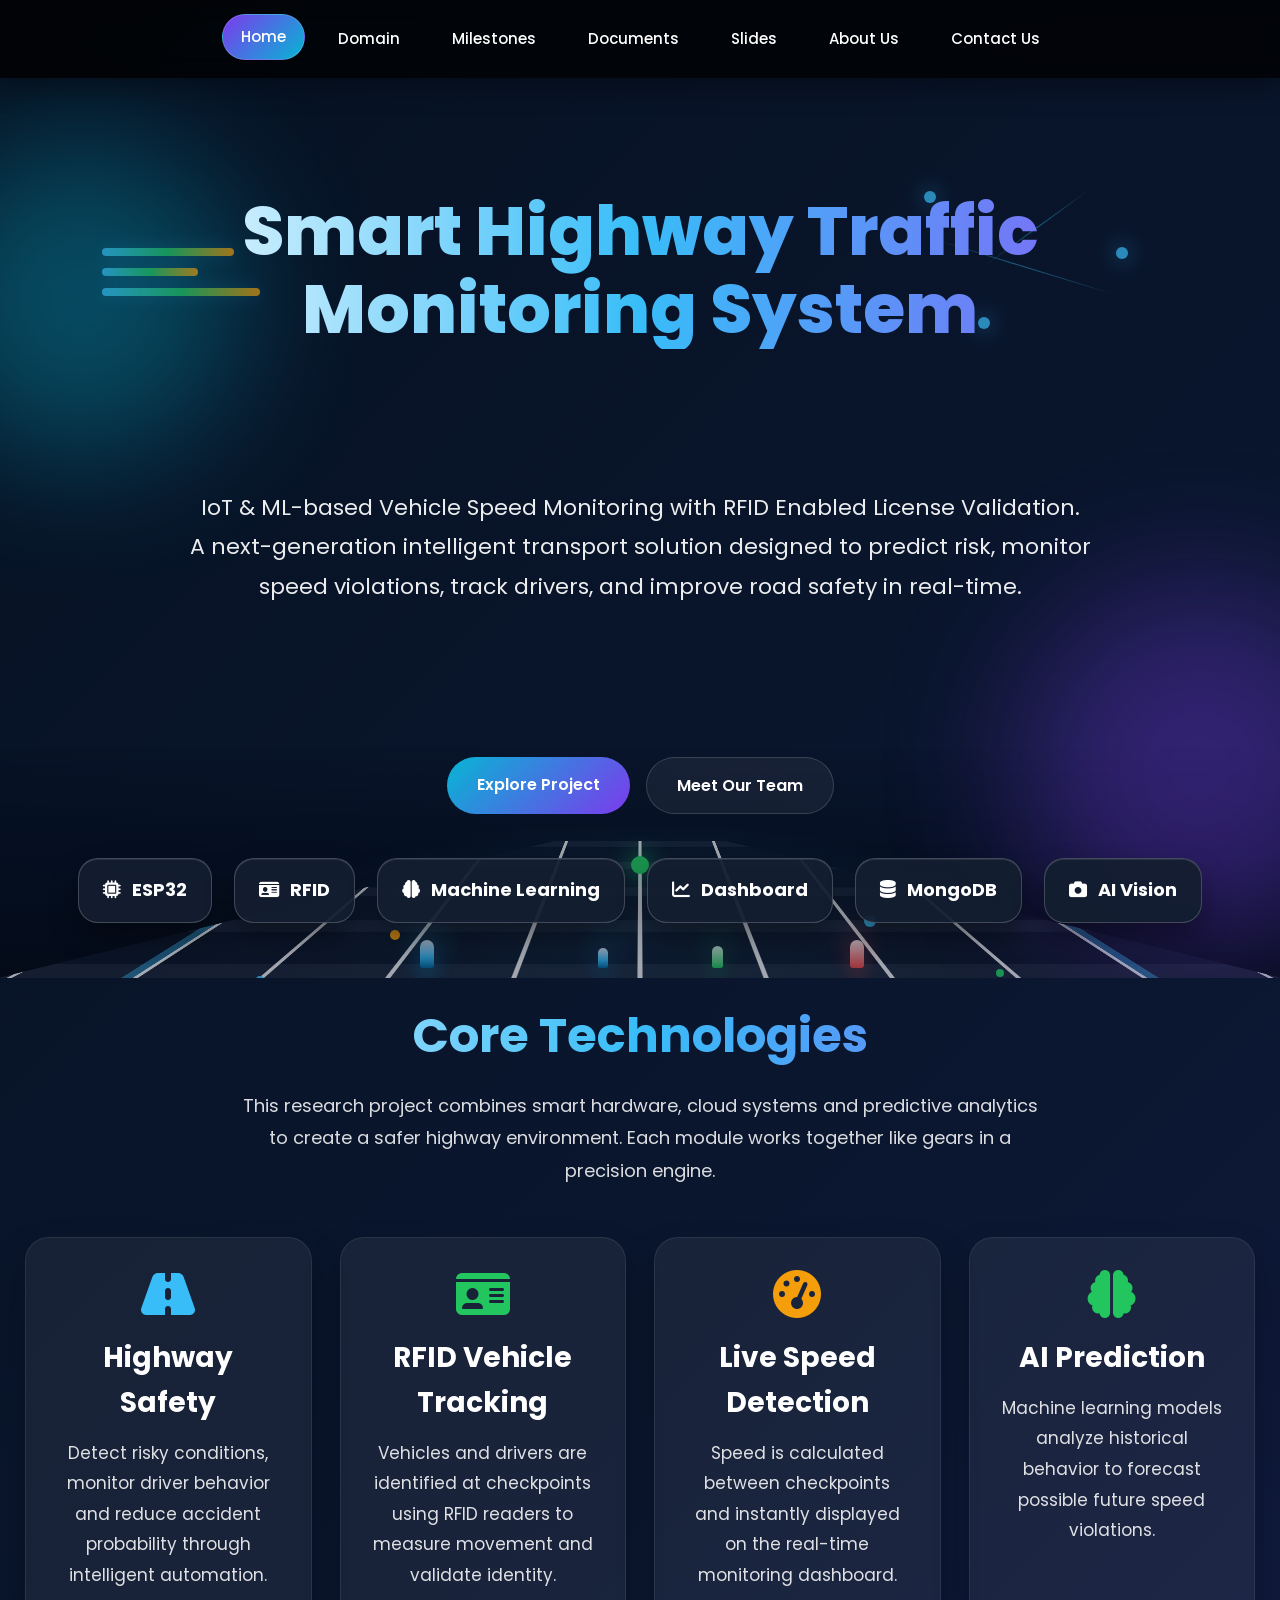
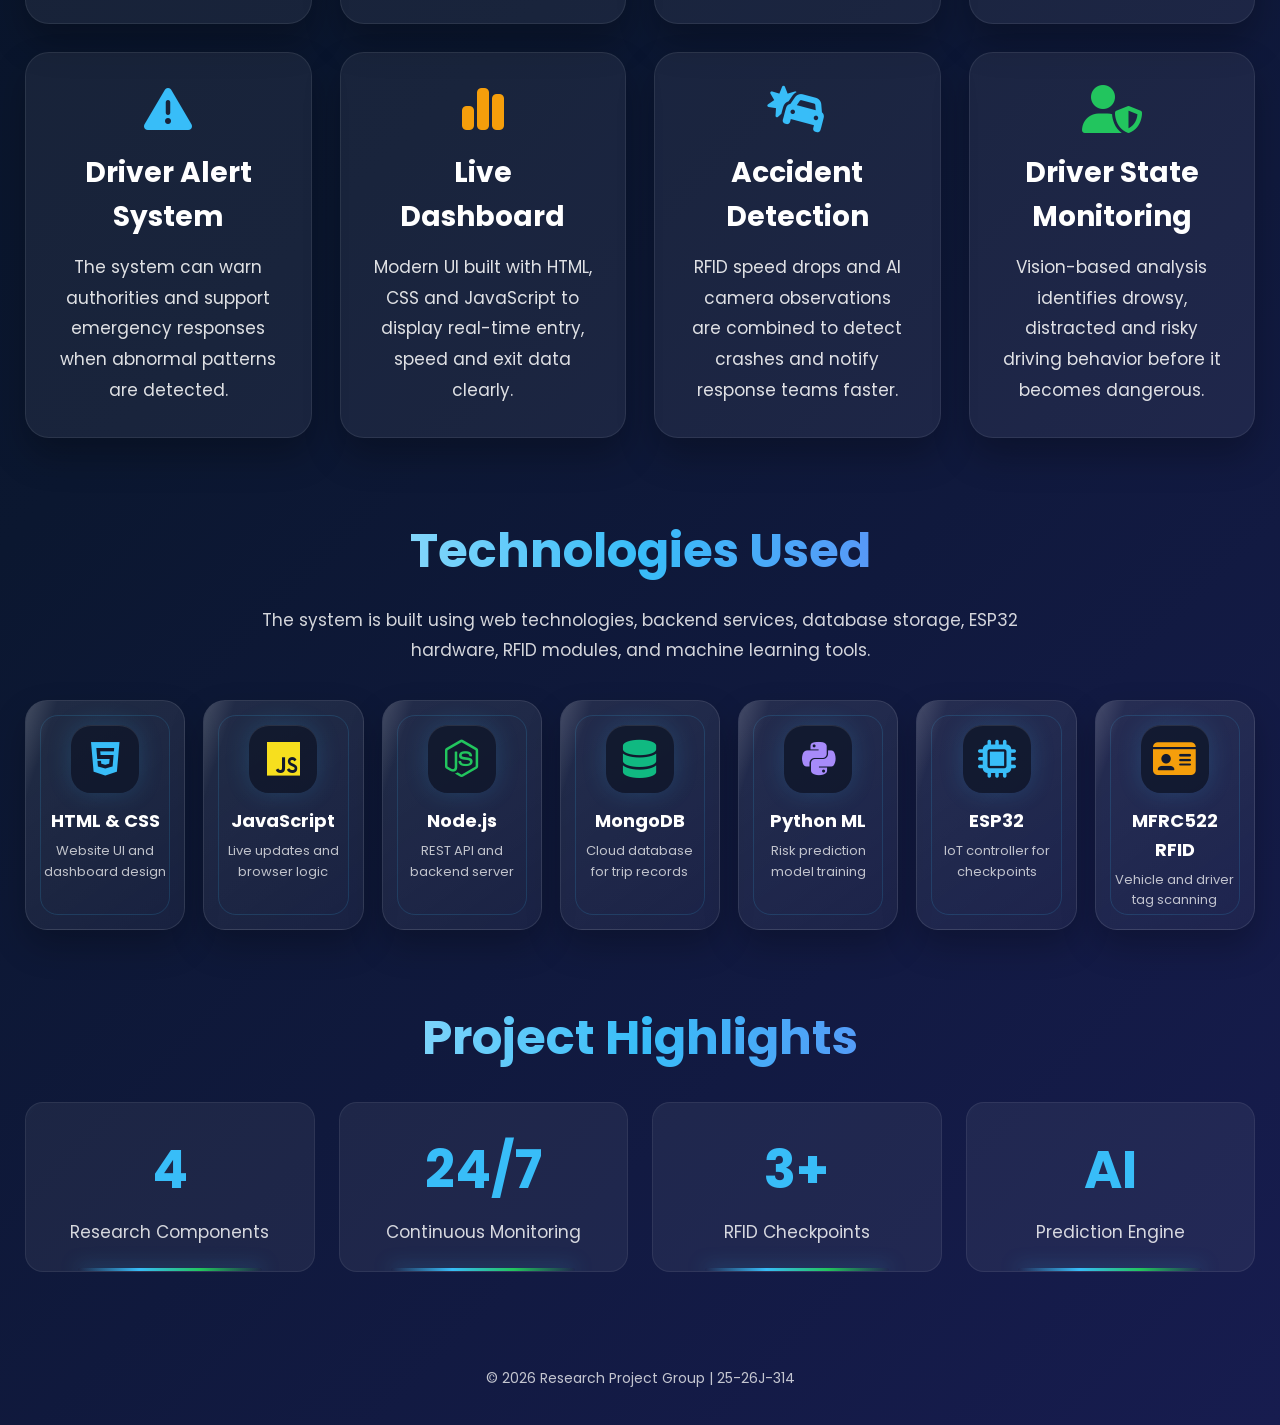
<file: index.html>
<!DOCTYPE html>
<html lang="en">

<head>
<meta charset="UTF-8">
<meta name="viewport" content="width=device-width, initial-scale=1.0">
<title>Smart Highway Monitoring | Home</title>

<link rel="stylesheet" href="style.css">
<link rel="stylesheet" href="https://cdnjs.cloudflare.com/ajax/libs/font-awesome/6.5.0/css/all.min.css">

<style>

/* PAGE */
body{
margin:0;
padding:0;
overflow-x:hidden;
background:linear-gradient(135deg,#061122,#0b1730,#171c4f);
color:#fff;
font-family:Poppins,sans-serif;
}

/* HERO */
.hero{
min-height:100vh;
padding:115px 20px 55px;
text-align:center;
position:relative;
overflow:hidden;
display:flex;
flex-direction:column;
justify-content:center;
align-items:center;
}

/* Animated circles */
.hero::before,
.hero::after{
content:"";
position:absolute;
border-radius:50%;
filter:blur(70px);
opacity:.35;
animation:floatGlow 8s infinite alternate;
z-index:0;
}

.hero::before,
.hero::after,
.road-visual,
.signal-map,
.telemetry{
pointer-events:none;
}

.hero::before{
width:320px;
height:320px;
background:#06b6d4;
top:60px;
left:-80px;
}

.hero::after{
width:360px;
height:360px;
background:#7c3aed;
bottom:30px;
right:-100px;
animation-delay:2s;
}

.road-visual{
position:absolute;
inset:auto 0 0;
height:230px;
z-index:0;
opacity:.72;
overflow:hidden;
background:
radial-gradient(ellipse at center bottom,rgba(56,189,248,.22),transparent 48%),
linear-gradient(180deg,transparent 0%,rgba(3,10,24,.72) 58%,rgba(3,8,18,.98) 100%);
}

.road-visual::before{
content:"";
position:absolute;
left:50%;
bottom:-122px;
width:min(1160px,90vw);
height:390px;
transform:translateX(-50%) perspective(520px) rotateX(64deg);
background:
linear-gradient(90deg,transparent 0 47.8%,rgba(255,255,255,.86) 47.8% 52.2%,transparent 52.2% 100%) center 0/98px 100%,
linear-gradient(90deg,transparent 0 15%,rgba(56,189,248,.48) 15% 16%,transparent 16% 84%,rgba(56,189,248,.48) 84% 85%,transparent 85%),
repeating-linear-gradient(180deg,rgba(148,163,184,.1) 0 22px,transparent 22px 76px),
linear-gradient(180deg,rgba(30,41,59,.08),rgba(15,23,42,.96));
clip-path:polygon(40% 0,60% 0,100% 100%,0 100%);
animation:laneMove .95s linear infinite;
}

.road-visual::after{
content:"";
position:absolute;
left:50%;
bottom:104px;
width:18px;
height:18px;
border-radius:50%;
background:#22c55e;
box-shadow:
0 0 24px #22c55e,
230px 56px 0 -3px #38bdf8,
-245px 70px 0 -4px #f59e0b,
360px 108px 0 -5px #22c55e,
-380px 115px 0 -5px #38bdf8;
transform:translateX(-50%);
animation:checkpointPulse 1.8s ease-in-out infinite;
}

.road-visual span{
position:absolute;
left:50%;
bottom:10px;
width:14px;
height:28px;
border-radius:12px 12px 5px 5px;
background:linear-gradient(180deg,#e0f2fe,#38bdf8 62%,#0369a1);
box-shadow:0 -14px 30px rgba(56,189,248,.62),0 16px 20px rgba(14,165,233,.38);
opacity:.9;
animation:vehicleMove 2.9s linear infinite;
}

.road-visual span:nth-child(1){
margin-left:-220px;
animation-delay:0s;
}

.road-visual span:nth-child(2){
margin-left:210px;
background:linear-gradient(180deg,#fee2e2,#ef4444);
box-shadow:0 -10px 26px rgba(239,68,68,.48),0 14px 18px rgba(239,68,68,.32);
animation-delay:.95s;
}

.road-visual span:nth-child(3){
margin-left:-42px;
width:10px;
height:20px;
animation-delay:1.85s;
}

.road-visual span:nth-child(4){
margin-left:72px;
width:11px;
height:22px;
background:linear-gradient(180deg,#dcfce7,#22c55e);
box-shadow:0 -12px 28px rgba(34,197,94,.48),0 14px 18px rgba(34,197,94,.28);
animation-delay:2.35s;
}

.signal-map{
position:absolute;
inset:95px 10% auto auto;
width:260px;
height:180px;
z-index:1;
opacity:.7;
}

.signal-map span{
position:absolute;
width:12px;
height:12px;
border-radius:50%;
background:#38bdf8;
box-shadow:0 0 22px rgba(56,189,248,.9);
animation:nodePulse 2.4s ease-in-out infinite;
}

.signal-map span:nth-child(1){top:18px;left:32px;}
.signal-map span:nth-child(2){top:74px;right:24px;animation-delay:.35s;}
.signal-map span:nth-child(3){bottom:24px;left:86px;animation-delay:.7s;}

.signal-map::before,
.signal-map::after{
content:"";
position:absolute;
height:1px;
background:linear-gradient(90deg,transparent,rgba(56,189,248,.65),transparent);
transform-origin:left center;
animation:dataLine 2.4s ease-in-out infinite;
}

.signal-map::before{
top:66px;
left:43px;
width:188px;
transform:rotate(17deg);
}

.signal-map::after{
top:92px;
left:93px;
width:130px;
transform:rotate(-36deg);
animation-delay:.55s;
}

.telemetry{
position:absolute;
left:8%;
top:170px;
z-index:1;
display:grid;
gap:12px;
opacity:.72;
}

.telemetry span{
width:132px;
height:8px;
border-radius:99px;
background:linear-gradient(90deg,rgba(56,189,248,.9),rgba(34,197,94,.9),rgba(245,158,11,.9));
box-shadow:0 0 18px rgba(56,189,248,.25);
animation:scanBar 2s ease-in-out infinite;
}

.telemetry span:nth-child(2){
width:96px;
animation-delay:.28s;
}

.telemetry span:nth-child(3){
width:158px;
animation-delay:.56s;
}

.hero h1{
position:relative;
z-index:3;
font-size:68px;
max-width:1100px;
margin-bottom:18px;
line-height:1.15;
font-weight:800;
background:linear-gradient(90deg,#ffffff,#38bdf8,#8b5cf6);
-webkit-background-clip:text;
-webkit-text-fill-color:transparent;
animation:slideTop .9s ease;
}

.hero p{
position:relative;
z-index:3;
font-size:22px;
max-width:950px;
line-height:1.8;
opacity:.92;
animation:slideBottom 1s ease;
}

.hero-btns{
margin-top:30px;
display:flex;
gap:16px;
flex-wrap:wrap;
justify-content:center;
z-index:4;
position:relative;
animation:fadeUp 1.2s ease;
}

.btn-main,
.btn-alt{
padding:15px 30px;
border-radius:40px;
text-decoration:none;
font-weight:600;
font-size:16px;
transition:.3s;
}

.btn-main{
background:linear-gradient(135deg,#06b6d4,#7c3aed);
color:#fff;
}

.btn-alt{
border:1px solid rgba(255,255,255,.15);
background:rgba(255,255,255,.06);
color:#fff;
}

.btn-main:hover,
.btn-alt:hover{
transform:translateY(-4px) scale(1.03);
}

/* TECH ICONS */
.tech-bar{
display:flex;
gap:22px;
justify-content:center;
flex-wrap:wrap;
margin-top:44px;
z-index:4;
position:relative;
animation:fadeUp 1.4s ease;
}

.tech{
padding:17px 24px;
border-radius:20px;
background:rgba(20,30,48,.94);
border:1px solid rgba(255,255,255,.2);
font-size:18px;
font-weight:700;
min-width:118px;
box-shadow:0 14px 28px rgba(0,0,0,.36),inset 0 1px 0 rgba(255,255,255,.1);
transition:.3s ease;
}

.tech i{
font-size:18px;
margin-right:7px;
color:#fff;
}

.tech:hover{
transform:translateY(-5px);
border-color:rgba(56,189,248,.45);
box-shadow:0 18px 36px rgba(0,0,0,.3),0 0 24px rgba(56,189,248,.14);
}

/* FEATURES */
.section-title{
text-align:center;
font-size:48px;
margin-top:20px;
margin-bottom:15px;
background:linear-gradient(90deg,#fff,#38bdf8,#8b5cf6);
-webkit-background-clip:text;
-webkit-text-fill-color:transparent;
}

.section-sub{
text-align:center;
max-width:850px;
margin:auto;
font-size:18px;
opacity:.85;
line-height:1.8;
padding:0 20px;
}

.grid{
display:grid;
grid-template-columns:repeat(4,minmax(250px,1fr));
gap:28px;
padding:50px 25px;
max-width:1450px;
margin:auto;
}

.card{
background:rgba(255,255,255,.06);
border:1px solid rgba(255,255,255,.08);
border-radius:24px;
padding:32px;
text-align:center;
transition:.4s;
box-shadow:0 18px 35px rgba(0,0,0,.25);
animation:fadeUp 1s ease;
}

.card:hover{
transform:translateY(-10px);
box-shadow:0 28px 45px rgba(0,0,0,.35);
}

.card:nth-child(2n) i{
color:#22c55e;
}

.card:nth-child(3n) i{
color:#f59e0b;
}

.card i{
font-size:48px;
margin-bottom:18px;
color:#38bdf8;
}

.card h3{
font-size:28px;
margin-bottom:12px;
}

.card p{
font-size:17px;
line-height:1.8;
opacity:.86;
}

/* TECHNOLOGY STACK */
.stack-section{
max-width:1360px;
margin:25px auto 70px;
padding:0 25px;
text-align:center;
}

.stack-sub{
max-width:820px;
margin:0 auto 34px;
font-size:17px;
line-height:1.8;
opacity:.82;
}

.stack-grid{
display:grid;
grid-template-columns:repeat(7,minmax(120px,1fr));
gap:18px;
}

.stack-item{
position:relative;
overflow:hidden;
min-height:150px;
padding:24px 16px 18px;
border-radius:22px;
background:linear-gradient(145deg,rgba(255,255,255,.09),rgba(255,255,255,.045));
border:1px solid rgba(255,255,255,.1);
box-shadow:0 16px 34px rgba(0,0,0,.24);
animation:stackFloat 4.6s ease-in-out infinite;
transition:.35s ease;
}

.stack-item::before{
content:"";
position:absolute;
inset:14px;
border-radius:18px;
border:1px solid rgba(56,189,248,.16);
animation:stackOrbit 4s linear infinite;
}

.stack-item::after{
content:"";
position:absolute;
left:-45%;
top:0;
width:42%;
height:100%;
background:linear-gradient(90deg,transparent,rgba(255,255,255,.16),transparent);
transform:skewX(-18deg);
animation:stackShine 4.8s ease-in-out infinite;
}

.stack-item:nth-child(2){animation-delay:.18s;}
.stack-item:nth-child(3){animation-delay:.36s;}
.stack-item:nth-child(4){animation-delay:.54s;}
.stack-item:nth-child(5){animation-delay:.72s;}
.stack-item:nth-child(6){animation-delay:.9s;}
.stack-item:nth-child(7){animation-delay:1.08s;}

.stack-item:hover{
transform:translateY(-9px) scale(1.03);
border-color:rgba(56,189,248,.42);
box-shadow:0 24px 44px rgba(0,0,0,.34),0 0 28px rgba(56,189,248,.14);
}

.stack-logo{
position:relative;
z-index:1;
display:grid;
place-items:center;
width:68px;
height:68px;
margin:0 auto 14px;
border-radius:20px;
background:rgba(15,23,42,.82);
box-shadow:inset 0 1px 0 rgba(255,255,255,.1),0 0 24px rgba(56,189,248,.18);
}

.stack-logo i{
font-size:38px;
color:#38bdf8;
animation:logoPulse 2.8s ease-in-out infinite;
}

.stack-item:nth-child(2) .stack-logo i{color:#f7df1e;}
.stack-item:nth-child(3) .stack-logo i{color:#22c55e;}
.stack-item:nth-child(4) .stack-logo i{color:#10b981;}
.stack-item:nth-child(5) .stack-logo i{color:#a78bfa;}
.stack-item:nth-child(6) .stack-logo i{color:#38bdf8;}
.stack-item:nth-child(7) .stack-logo i{color:#f59e0b;}

.stack-item h3{
position:relative;
z-index:1;
font-size:18px;
margin-bottom:5px;
}

.stack-item p{
position:relative;
z-index:1;
font-size:13px;
opacity:.72;
}

/* STATS */
.stats{
display:grid;
grid-template-columns:repeat(auto-fit,minmax(220px,1fr));
gap:24px;
padding:10px 25px 60px;
max-width:1300px;
margin:auto;
}

.stat{
background:rgba(255,255,255,.05);
padding:28px;
border-radius:22px;
text-align:center;
border:1px solid rgba(255,255,255,.07);
position:relative;
overflow:hidden;
animation:statFloat 4.6s ease-in-out infinite;
transition:.35s ease;
}

.stat::before{
content:"";
position:absolute;
inset:-45% -70%;
background:linear-gradient(120deg,transparent 38%,rgba(56,189,248,.24),transparent 62%);
transform:translateX(-45%) rotate(8deg);
animation:statSweep 3.8s ease-in-out infinite;
}

.stat::after{
content:"";
position:absolute;
left:18%;
right:18%;
bottom:0;
height:3px;
border-radius:99px;
background:linear-gradient(90deg,transparent,#38bdf8,#22c55e,transparent);
box-shadow:0 0 18px rgba(56,189,248,.55);
animation:statRoadLight 2.2s ease-in-out infinite;
}

.stat:nth-child(2){animation-delay:.28s;}
.stat:nth-child(3){animation-delay:.56s;}
.stat:nth-child(4){animation-delay:.84s;}

.stat:hover{
transform:translateY(-8px);
border-color:rgba(56,189,248,.35);
box-shadow:0 18px 38px rgba(0,0,0,.32),0 0 24px rgba(56,189,248,.12);
}

.stat h2{
font-size:52px;
margin:0;
color:#38bdf8;
position:relative;
z-index:1;
animation:numberPulse 2.6s ease-in-out infinite;
}

.stat p{
margin-top:8px;
font-size:17px;
opacity:.82;
position:relative;
z-index:1;
}

/* FOOTER */
.footer{
text-align:center;
padding:35px;
font-size:14px;
opacity:.75;
}

/* ANIMATIONS */
@keyframes slideTop{
from{opacity:0;transform:translateY(-70px);}
to{opacity:1;transform:translateY(0);}
}

@keyframes slideBottom{
from{opacity:0;transform:translateY(70px);}
to{opacity:1;transform:translateY(0);}
}

@keyframes fadeUp{
from{opacity:0;transform:translateY(35px);}
to{opacity:1;transform:translateY(0);}
}

@keyframes floatGlow{
from{transform:translateY(0) translateX(0);}
to{transform:translateY(30px) translateX(25px);}
}

@keyframes laneMove{
from{background-position:center 0,center,center;}
to{background-position:center 98px,center,center;}
}

@keyframes vehicleMove{
0%{transform:translate(-50%,38px) scale(1.35);opacity:0;}
12%{opacity:1;}
72%{opacity:1;}
100%{transform:translate(-50%,-205px) scale(.34);opacity:0;}
}

@keyframes statFloat{
0%,100%{transform:translateY(0);}
50%{transform:translateY(-8px);}
}

@keyframes statSweep{
0%,100%{transform:translateX(-48%) rotate(8deg);opacity:.18;}
50%{transform:translateX(48%) rotate(8deg);opacity:.75;}
}

@keyframes statRoadLight{
0%,100%{opacity:.38;transform:scaleX(.45);}
50%{opacity:1;transform:scaleX(1);}
}

@keyframes numberPulse{
0%,100%{text-shadow:0 0 0 rgba(56,189,248,0);}
50%{text-shadow:0 0 26px rgba(56,189,248,.48);}
}

@keyframes checkpointPulse{
0%,100%{transform:translateX(-50%) scale(.9);opacity:.65;}
50%{transform:translateX(-50%) scale(1.18);opacity:1;}
}

@keyframes nodePulse{
0%,100%{transform:scale(.82);opacity:.62;}
50%{transform:scale(1.18);opacity:1;}
}

@keyframes dataLine{
0%,100%{opacity:.18;}
50%{opacity:.9;}
}

@keyframes scanBar{
0%,100%{transform:translateX(0);opacity:.36;}
50%{transform:translateX(28px);opacity:.95;}
}

@keyframes stackFloat{
0%,100%{transform:translateY(0);}
50%{transform:translateY(-8px);}
}

@keyframes stackOrbit{
from{box-shadow:0 -1px 0 rgba(56,189,248,.52),1px 0 0 rgba(34,197,94,.25);}
to{box-shadow:0 1px 0 rgba(56,189,248,.52),-1px 0 0 rgba(34,197,94,.25);}
}

@keyframes stackShine{
0%,35%{left:-55%;opacity:0;}
55%{opacity:1;}
80%,100%{left:110%;opacity:0;}
}

@keyframes logoPulse{
0%,100%{transform:scale(1);filter:drop-shadow(0 0 0 rgba(56,189,248,0));}
50%{transform:scale(1.1);filter:drop-shadow(0 0 12px rgba(56,189,248,.48));}
}

/* MOBILE */
@media(max-width:768px){

.hero h1{
font-size:42px;
}

.hero p{
font-size:16px;
}

.section-title{
font-size:34px;
}

.grid{
grid-template-columns:1fr;
}

.signal-map,
.telemetry{
display:none;
}

.road-visual{
height:170px;
}

.tech{
font-size:16px;
min-width:104px;
padding:14px 18px;
}

.stack-grid{
grid-template-columns:repeat(2,minmax(130px,1fr));
}

}

@media(min-width:769px) and (max-width:1200px){
.grid{
grid-template-columns:repeat(2,minmax(260px,1fr));
}

.stack-grid{
grid-template-columns:repeat(4,minmax(140px,1fr));
}
}

@media(prefers-reduced-motion:reduce){
*,
*::before,
*::after{
animation-duration:.01ms !important;
animation-iteration-count:1 !important;
scroll-behavior:auto !important;
}
}

</style>
</head>

<body>

<!-- NAV -->
<nav class="nav">
<a href="index.html" class="active">Home</a>
<a href="domain.html">Domain</a>
<a href="milestones.html">Milestones</a>
<a href="documents.html">Documents</a>
<a href="presentations.html">Slides</a>
<a href="about.html">About Us</a>
<a href="contact.html">Contact Us</a>
</nav>

<!-- HERO -->
<section class="hero">

<div class="signal-map" aria-hidden="true">
<span></span>
<span></span>
<span></span>
</div>

<div class="telemetry" aria-hidden="true">
<span></span>
<span></span>
<span></span>
</div>

<h1>Smart Highway Traffic Monitoring System</h1>

<p>
IoT & ML-based Vehicle Speed Monitoring with RFID Enabled License Validation.<br>
A next-generation intelligent transport solution designed to predict risk, monitor speed violations, track drivers, and improve road safety in real-time.
</p>

<div class="hero-btns">
<a href="domain.html" class="btn-main">Explore Project</a>
<a href="about.html" class="btn-alt">Meet Our Team</a>
</div>

<div class="tech-bar">
<div class="tech"><i class="fa fa-microchip"></i> ESP32</div>
<div class="tech"><i class="fa fa-id-card"></i> RFID</div>
<div class="tech"><i class="fa fa-brain"></i> Machine Learning</div>
<div class="tech"><i class="fa fa-chart-line"></i> Dashboard</div>
<div class="tech"><i class="fa fa-database"></i> MongoDB</div>
<div class="tech"><i class="fa fa-camera"></i> AI Vision</div>
</div>

<div class="road-visual" aria-hidden="true">
<span></span>
<span></span>
<span></span>
<span></span>
</div>

</section>

<!-- FEATURES -->
<h2 class="section-title">Core Technologies</h2>
<p class="section-sub">
This research project combines smart hardware, cloud systems and predictive analytics to create a safer highway environment. Each module works together like gears in a precision engine.
</p>

<section class="grid">

<div class="card">
<i class="fa fa-road"></i>
<h3>Highway Safety</h3>
<p>
Detect risky conditions, monitor driver behavior and reduce accident probability through intelligent automation.
</p>
</div>

<div class="card">
<i class="fa fa-id-card"></i>
<h3>RFID Vehicle Tracking</h3>
<p>
Vehicles and drivers are identified at checkpoints using RFID readers to measure movement and validate identity.
</p>
</div>

<div class="card">
<i class="fa fa-gauge-high"></i>
<h3>Live Speed Detection</h3>
<p>
Speed is calculated between checkpoints and instantly displayed on the real-time monitoring dashboard.
</p>
</div>

<div class="card">
<i class="fa fa-brain"></i>
<h3>AI Prediction</h3>
<p>
Machine learning models analyze historical behavior to forecast possible future speed violations.
</p>
</div>

<div class="card">
<i class="fa fa-triangle-exclamation"></i>
<h3>Driver Alert System</h3>
<p>
The system can warn authorities and support emergency responses when abnormal patterns are detected.
</p>
</div>

<div class="card">
<i class="fa fa-chart-simple"></i>
<h3>Live Dashboard</h3>
<p>
Modern UI built with HTML, CSS and JavaScript to display real-time entry, speed and exit data clearly.
</p>
</div>

<div class="card">
<i class="fa fa-car-burst"></i>
<h3>Accident Detection</h3>
<p>
RFID speed drops and AI camera observations are combined to detect crashes and notify response teams faster.
</p>
</div>

<div class="card">
<i class="fa fa-user-shield"></i>
<h3>Driver State Monitoring</h3>
<p>
Vision-based analysis identifies drowsy, distracted and risky driving behavior before it becomes dangerous.
</p>
</div>

</section>

<!-- TECHNOLOGY STACK -->
<section class="stack-section">
<h2 class="section-title">Technologies Used</h2>
<p class="stack-sub">
The system is built using web technologies, backend services, database storage, ESP32 hardware, RFID modules, and machine learning tools.
</p>

<div class="stack-grid">
<div class="stack-item">
<div class="stack-logo"><i class="fa-brands fa-html5"></i></div>
<h3>HTML & CSS</h3>
<p>Website UI and dashboard design</p>
</div>

<div class="stack-item">
<div class="stack-logo"><i class="fa-brands fa-js"></i></div>
<h3>JavaScript</h3>
<p>Live updates and browser logic</p>
</div>

<div class="stack-item">
<div class="stack-logo"><i class="fa-brands fa-node-js"></i></div>
<h3>Node.js</h3>
<p>REST API and backend server</p>
</div>

<div class="stack-item">
<div class="stack-logo"><i class="fa fa-database"></i></div>
<h3>MongoDB</h3>
<p>Cloud database for trip records</p>
</div>

<div class="stack-item">
<div class="stack-logo"><i class="fa-brands fa-python"></i></div>
<h3>Python ML</h3>
<p>Risk prediction model training</p>
</div>

<div class="stack-item">
<div class="stack-logo"><i class="fa fa-microchip"></i></div>
<h3>ESP32</h3>
<p>IoT controller for checkpoints</p>
</div>

<div class="stack-item">
<div class="stack-logo"><i class="fa fa-id-card"></i></div>
<h3>MFRC522 RFID</h3>
<p>Vehicle and driver tag scanning</p>
</div>
</div>
</section>

<!-- STATS -->
<h2 class="section-title">Project Highlights</h2>

<section class="stats">

<div class="stat">
<h2>4</h2>
<p>Research Components</p>
</div>

<div class="stat">
<h2>24/7</h2>
<p>Continuous Monitoring</p>
</div>

<div class="stat">
<h2>3+</h2>
<p>RFID Checkpoints</p>
</div>

<div class="stat">
<h2>AI</h2>
<p>Prediction Engine</p>
</div>

</section>

<footer class="footer">
&copy; 2026 Research Project Group | 25-26J-314
</footer>

</body>
</html>
</file>
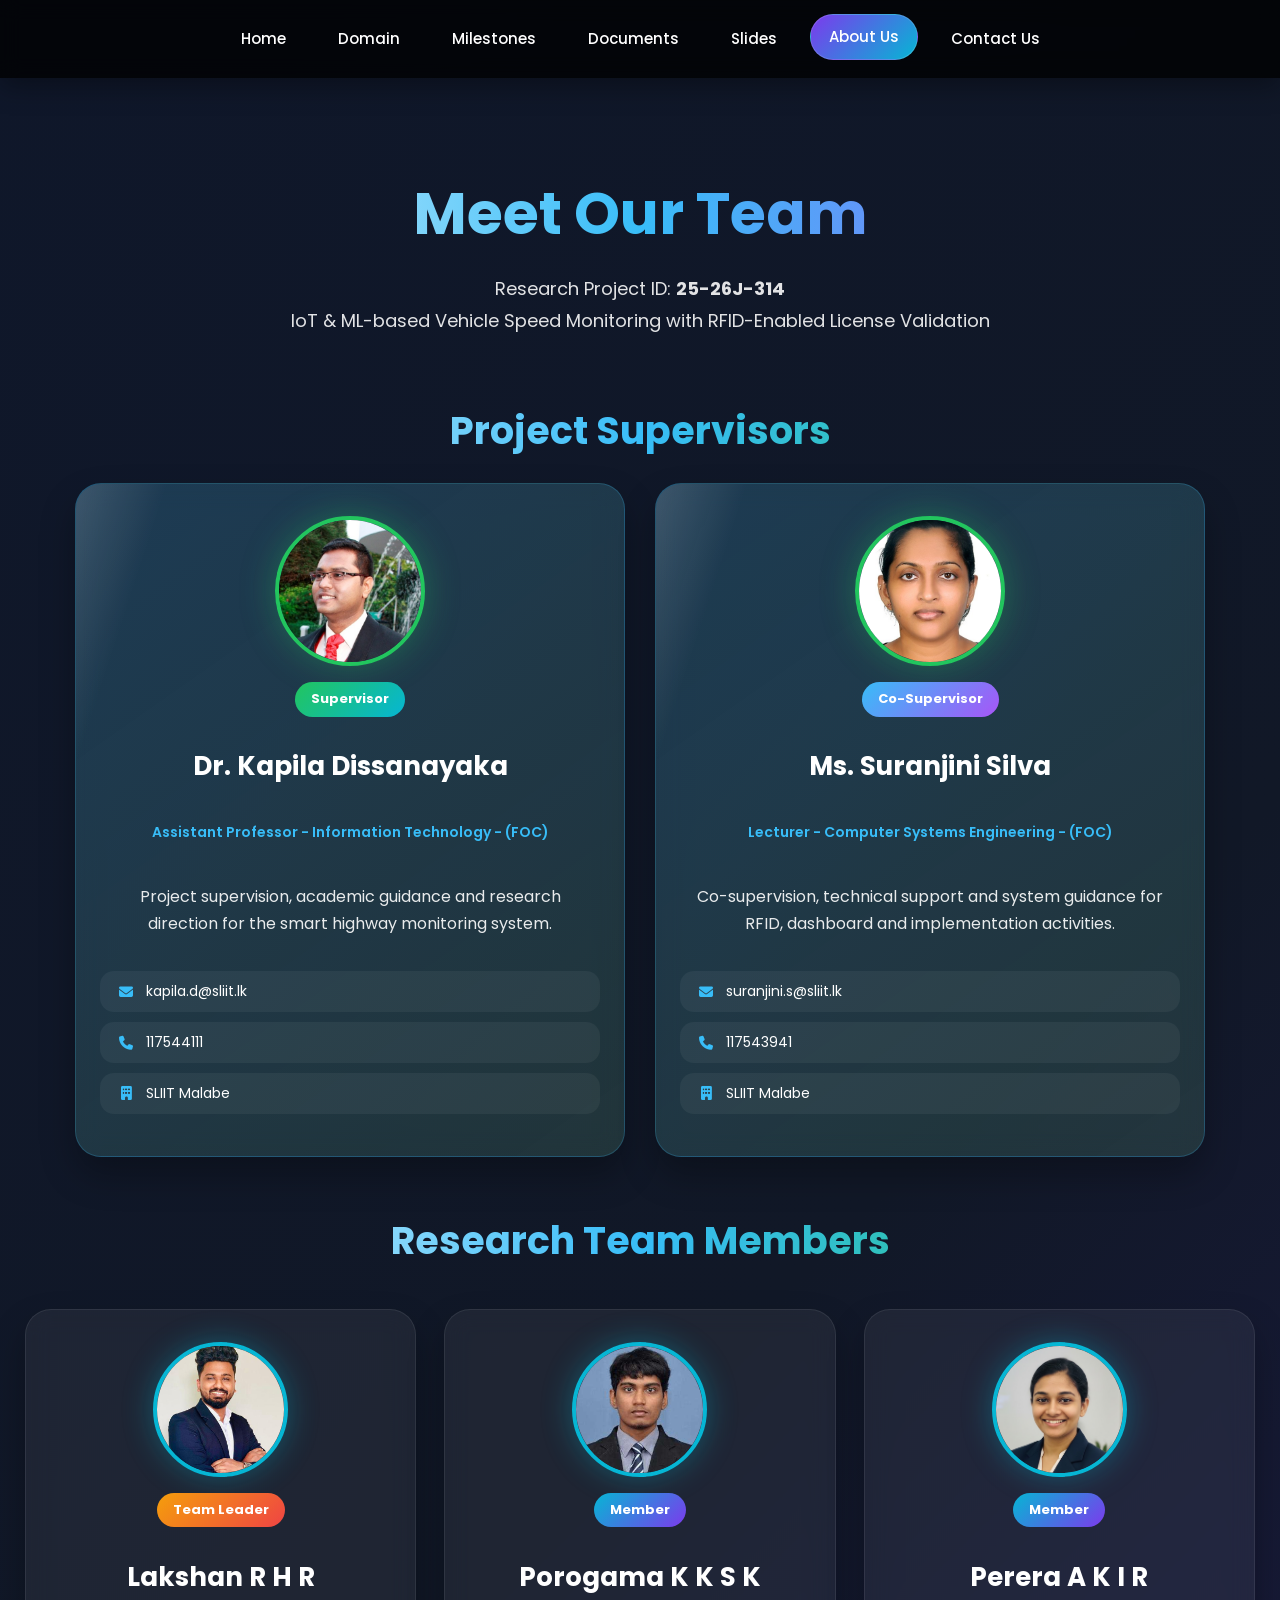
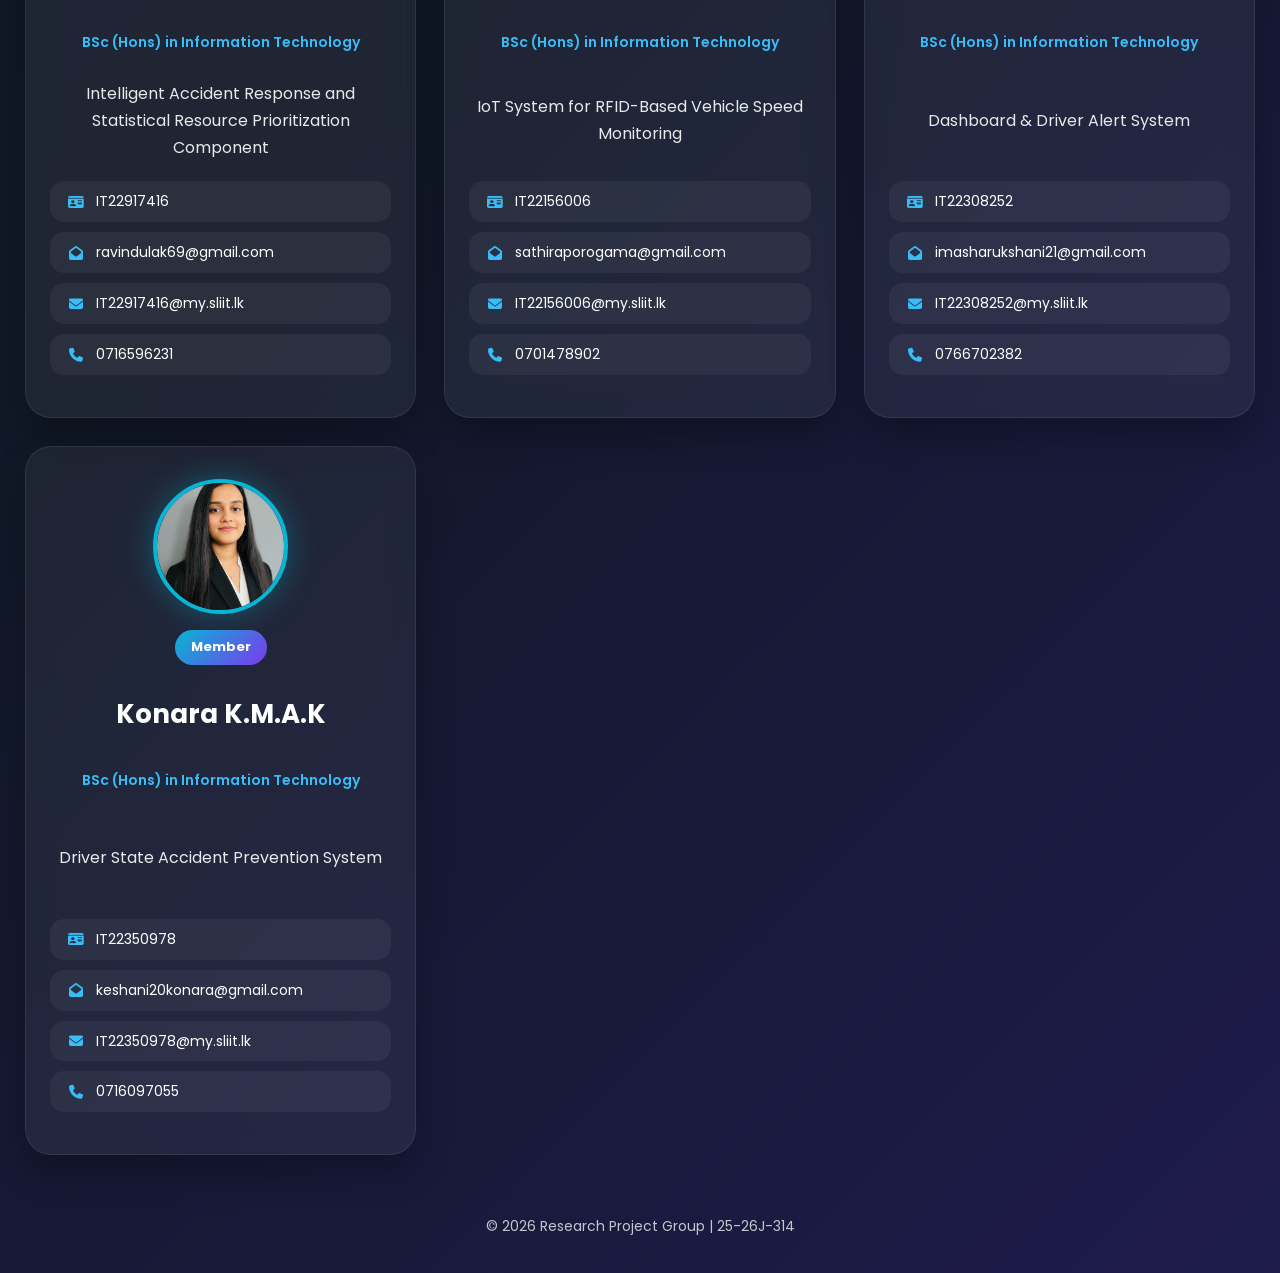
<file: about.html>
<!DOCTYPE html>
<html lang="en">

<head>
<meta charset="UTF-8">
<meta name="viewport" content="width=device-width, initial-scale=1.0">
<title>About Us | Research Project</title>

<link rel="stylesheet" href="style.css">
<link rel="stylesheet" href="https://cdnjs.cloudflare.com/ajax/libs/font-awesome/6.5.0/css/all.min.css">

<style>

/* HERO */
.about-hero{
padding:90px 20px 45px;
text-align:center;
animation:fadeUp 1s ease;
}

.about-hero h1{
font-size:58px;
font-weight:700;
margin-bottom:12px;
background:linear-gradient(90deg,#ffffff,#38bdf8,#a855f7);
-webkit-background-clip:text;
-webkit-text-fill-color:transparent;
}

.about-hero p{
max-width:900px;
margin:auto;
font-size:18px;
line-height:1.8;
opacity:0.88;
}

/* GRID */
.team-grid{
display:grid;
grid-template-columns:repeat(auto-fit,minmax(290px,1fr));
gap:28px;
padding:25px;
max-width:1450px;
margin:auto;
}

.supervisor-grid{
display:grid;
grid-template-columns:repeat(2,minmax(320px,1fr));
gap:30px;
padding:10px 25px 36px;
max-width:1180px;
margin:auto;
}

/* CARD */
.team-card{
position:relative;
text-align:center;
padding:32px 24px;
border-radius:26px;
background:rgba(255,255,255,0.06);
border:1px solid rgba(255,255,255,0.08);
backdrop-filter:blur(12px);
overflow:hidden;
transition:0.45s ease;
animation:fadeUp 0.9s ease;
box-shadow:0 18px 35px rgba(0,0,0,0.28);
}

.team-card::before{
content:"";
position:absolute;
inset:0;
background:linear-gradient(135deg,rgba(124,58,237,0.18),rgba(6,182,212,0.10));
opacity:0;
transition:0.4s;
}

.team-card:hover::before{
opacity:1;
}

.team-card:hover{
transform:translateY(-12px) scale(1.02);
box-shadow:0 28px 50px rgba(0,0,0,0.35);
}

.team-card *{
position:relative;
z-index:2;
}

/* IMAGE */
.team-img{
width:135px;
height:135px;
object-fit:cover;
border-radius:50%;
display:block;
margin:0 auto 16px;
border:4px solid #06b6d4;
box-shadow:0 0 30px rgba(6,182,212,0.35);
transition:0.45s ease;
}

.team-card:hover .team-img{
transform:scale(1.08);
border-color:#a855f7;
box-shadow:0 0 35px rgba(168,85,247,0.45);
}

.supervisor-card{
background:
linear-gradient(145deg,rgba(14,165,233,.16),rgba(34,197,94,.08)),
rgba(255,255,255,0.07);
border-color:rgba(56,189,248,.22);
}

.supervisor-card::after{
content:"";
position:absolute;
left:-45%;
top:0;
width:42%;
height:100%;
background:linear-gradient(90deg,transparent,rgba(255,255,255,.18),transparent);
transform:skewX(-18deg);
animation:advisorShine 4.8s ease-in-out infinite;
}

.supervisor-card .team-img{
width:150px;
height:150px;
border-color:#22c55e;
box-shadow:0 0 34px rgba(34,197,94,.35);
}

.supervisor-card:hover .team-img{
border-color:#38bdf8;
box-shadow:0 0 38px rgba(56,189,248,.48);
}

/* BADGE */
.badge{
display:inline-block;
padding:7px 16px;
border-radius:30px;
font-size:13px;
font-weight:700;
margin-bottom:14px;
background:linear-gradient(135deg,#f59e0b,#ef4444);
}

.member{
background:linear-gradient(135deg,#06b6d4,#7c3aed);
}

.advisor{
background:linear-gradient(135deg,#22c55e,#06b6d4);
}

.coadvisor{
background:linear-gradient(135deg,#38bdf8,#a855f7);
}

/* NAME */
.team-card h3{
font-size:26px;
line-height:1.3;
min-height:72px;
display:flex;
justify-content:center;
align-items:center;
margin-bottom:10px;
padding:0 8px;
text-align:center;
word-break:break-word;
}

/* UNIVERSITY */
.degree{
font-size:14px;
color:#38bdf8;
font-weight:600;
margin-bottom:14px;
min-height:38px;
display:flex;
align-items:center;
justify-content:center;
}

/* ROLE */
.role{
font-size:16px;
line-height:1.7;
opacity:0.9;
min-height:90px;
display:flex;
align-items:center;
justify-content:center;
margin-bottom:16px;
padding:0 6px;
}

/* INFO */
.info{
text-align:left;
margin:10px 0;
padding:11px 14px;
border-radius:14px;
background:rgba(255,255,255,0.05);
font-size:14px;
transition:0.3s;
display:flex;
align-items:center;
gap:8px;
line-height:1.35;
white-space:nowrap;
}

.info:hover{
transform:translateX(6px);
background:rgba(255,255,255,0.09);
}

.info i{
width:24px;
min-width:24px;
color:#38bdf8;
text-align:center;
}

.section-label{
text-align:center;
font-size:38px;
margin:18px 0 12px;
background:linear-gradient(90deg,#fff,#38bdf8,#22c55e);
-webkit-background-clip:text;
-webkit-text-fill-color:transparent;
}

/* FOOTER */
.footer{
text-align:center;
padding:35px;
opacity:0.75;
font-size:14px;
}

/* ANIMATION */
@keyframes fadeUp{
from{
opacity:0;
transform:translateY(35px);
}

@keyframes advisorShine{
0%,35%{left:-55%;opacity:0;}
55%{opacity:1;}
80%,100%{left:110%;opacity:0;}
}
to{
opacity:1;
transform:translateY(0);
}
}

/* MOBILE */
@media(max-width:768px){

.about-hero h1{
font-size:40px;
}

.about-hero p{
font-size:15px;
}

.team-card h3{
font-size:26px;
min-height:auto;
}

.supervisor-grid{
grid-template-columns:1fr;
}

.role,
.degree{
min-height:auto;
}

}

</style>
</head>

<body>

<!-- NAVIGATION -->
<nav class="nav">
<a href="index.html">Home</a>
<a href="domain.html">Domain</a>
<a href="milestones.html">Milestones</a>
<a href="documents.html">Documents</a>
<a href="presentations.html">Slides</a>
<a href="about.html" class="active">About Us</a>
<a href="contact.html">Contact Us</a>
</nav>

<!-- HERO -->
<section class="about-hero">
<h1>Meet Our Team</h1>
<p>
Research Project ID: <strong>25-26J-314</strong><br>
IoT & ML-based Vehicle Speed Monitoring with RFID-Enabled License Validation
</p>
</section>

<h2 class="section-label">Project Supervisors</h2>

<section class="supervisor-grid">

<div class="team-card supervisor-card">
<img src="images/su.jpeg" class="team-img">
<div class="badge advisor">Supervisor</div>
<h3>Dr. Kapila Dissanayaka</h3>
<div class="degree">Assistant Professor - Information Technology - (FOC)</div>
<p class="role">Project supervision, academic guidance and research direction for the smart highway monitoring system.</p>

<div class="info"><i class="fa fa-envelope"></i> kapila.d@sliit.lk</div>
<div class="info"><i class="fa fa-phone"></i> 117544111</div>
<div class="info"><i class="fa fa-building"></i> SLIIT Malabe</div>
</div>

<div class="team-card supervisor-card">
<img src="images/co.jpeg" class="team-img">
<div class="badge coadvisor">Co-Supervisor</div>
<h3>Ms. Suranjini Silva</h3>
<div class="degree">Lecturer - Computer Systems Engineering - (FOC)</div>
<p class="role">Co-supervision, technical support and system guidance for RFID, dashboard and implementation activities.</p>

<div class="info"><i class="fa fa-envelope"></i> suranjini.s@sliit.lk</div>
<div class="info"><i class="fa fa-phone"></i> 117543941</div>
<div class="info"><i class="fa fa-building"></i> SLIIT Malabe</div>
</div>

</section>

<h2 class="section-label">Research Team Members</h2>

<!-- TEAM -->
<section class="team-grid">

<!-- LEADER -->
<div class="team-card">
<img src="images/ravindu.png" class="team-img">
<div class="badge">Team Leader</div>
<h3>Lakshan R H R</h3>
<div class="degree">BSc (Hons) in Information Technology</div>
<p class="role">Intelligent Accident Response and Statistical Resource Prioritization Component</p>

<div class="info"><i class="fa fa-id-card"></i> IT22917416</div>
<div class="info"><i class="fa fa-envelope-open"></i> ravindulak69@gmail.com</div>
<div class="info"><i class="fa fa-envelope"></i> IT22917416@my.sliit.lk</div>
<div class="info"><i class="fa fa-phone"></i> 0716596231</div>
</div>

<!-- YOU -->
<div class="team-card">
<img src="images/sathira.png" class="team-img">
<div class="badge member">Member</div>
<h3>Porogama K K S K</h3>
<div class="degree">BSc (Hons) in Information Technology</div>
<p class="role">IoT System for RFID-Based Vehicle Speed Monitoring</p>

<div class="info"><i class="fa fa-id-card"></i> IT22156006</div>
<div class="info"><i class="fa fa-envelope-open"></i> sathiraporogama@gmail.com</div>
<div class="info"><i class="fa fa-envelope"></i> IT22156006@my.sliit.lk</div>
<div class="info"><i class="fa fa-phone"></i> 0701478902</div>
</div>

<!-- PERERA -->
<div class="team-card">
<img src="images/perera.png" class="team-img">
<div class="badge member">Member</div>
<h3>Perera A K I R</h3>
<div class="degree">BSc (Hons) in Information Technology</div>
<p class="role">Dashboard & Driver Alert System</p>

<div class="info"><i class="fa fa-id-card"></i> IT22308252</div>
<div class="info"><i class="fa fa-envelope-open"></i> imasharukshani21@gmail.com</div>
<div class="info"><i class="fa fa-envelope"></i> IT22308252@my.sliit.lk</div>
<div class="info"><i class="fa fa-phone"></i> 0766702382</div>
</div>

<!-- KONARA -->
<div class="team-card">
<img src="images/konara.png" class="team-img">
<div class="badge member">Member</div>
<h3>Konara K.M.A.K</h3>
<div class="degree">BSc (Hons) in Information Technology</div>
<p class="role">Driver State Accident Prevention System</p>

<div class="info"><i class="fa fa-id-card"></i> IT22350978</div>
<div class="info"><i class="fa fa-envelope-open"></i> keshani20konara@gmail.com</div>
<div class="info"><i class="fa fa-envelope"></i> IT22350978@my.sliit.lk</div>
<div class="info"><i class="fa fa-phone"></i> 0716097055</div>
</div>

</section>

<footer class="footer">
© 2026 Research Project Group | 25-26J-314
</footer>

</body>
</html>
</file>
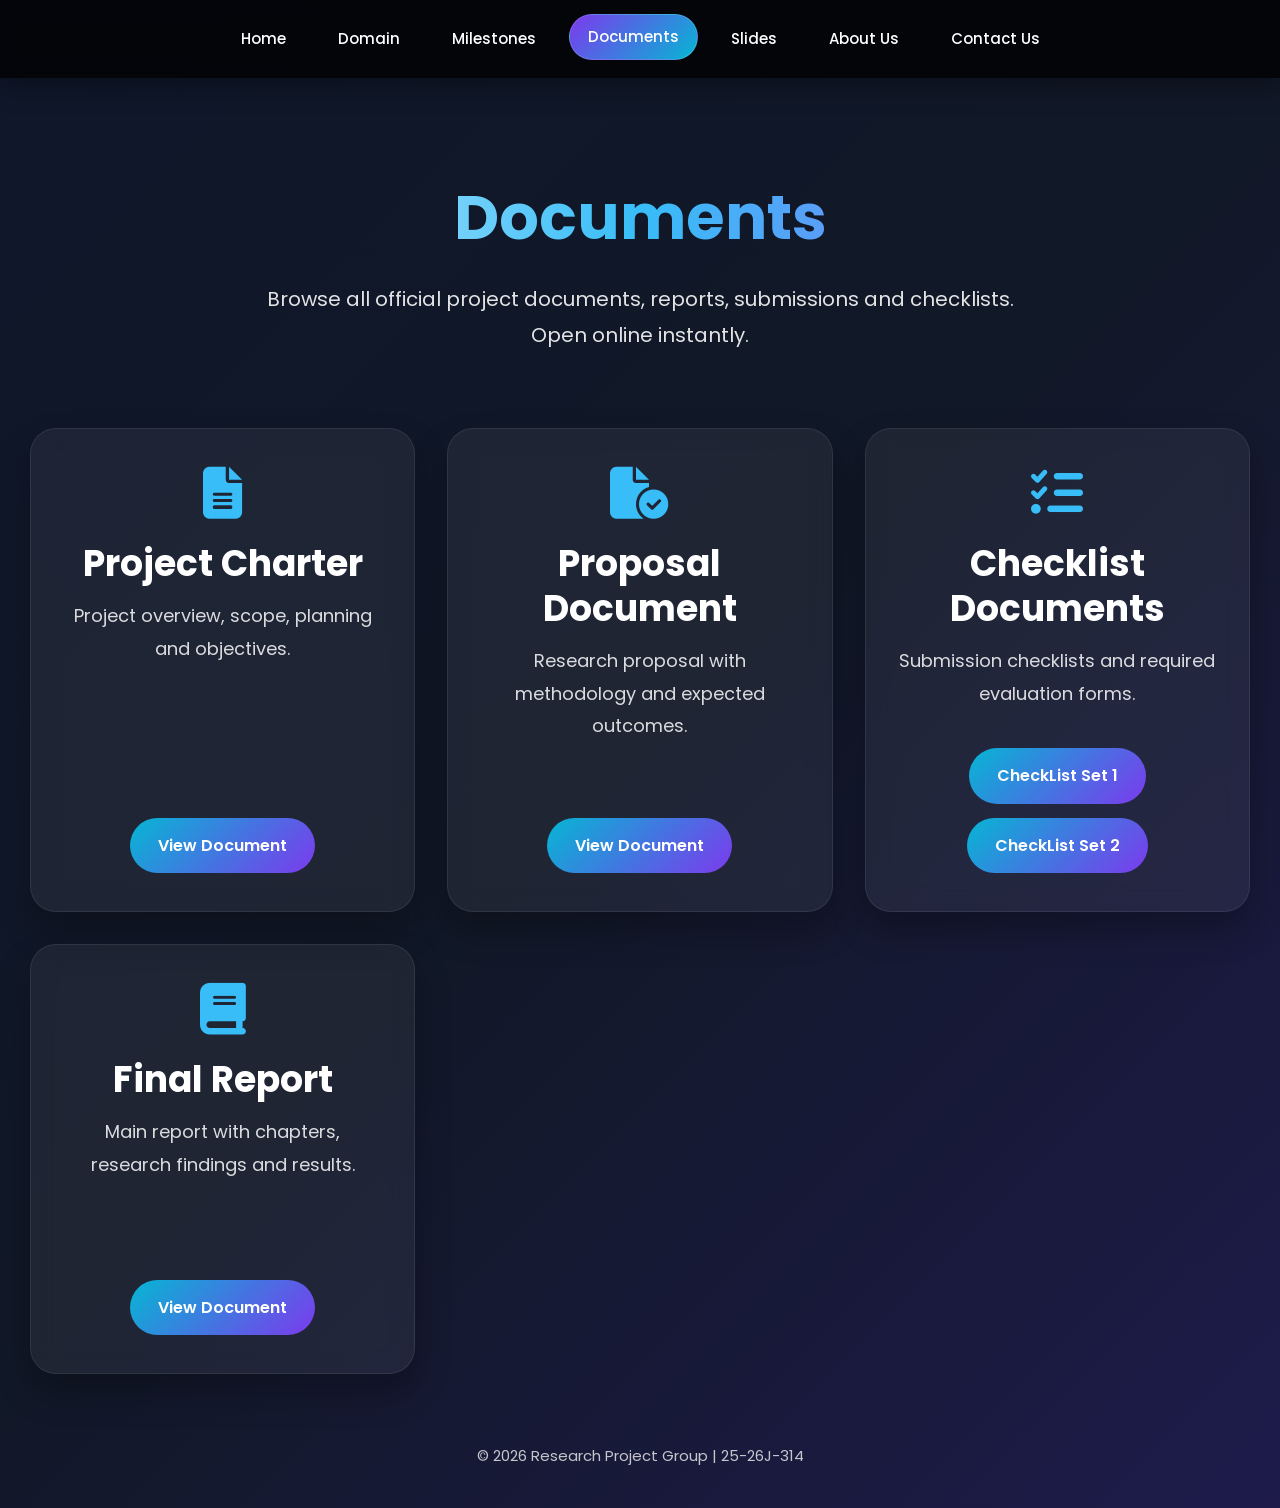
<file: documents.html>
<!DOCTYPE html>
<html lang="en">

<head>
<meta charset="UTF-8">
<meta name="viewport" content="width=device-width, initial-scale=1.0">
<title>Documents | Research Project</title>

<link rel="stylesheet" href="style.css">
<link rel="stylesheet" href="https://cdnjs.cloudflare.com/ajax/libs/font-awesome/6.5.0/css/all.min.css">

<style>

/* HERO */
.doc-hero{
padding:90px 20px 45px;
text-align:center;
animation:fadeUp 1s ease;
}

.doc-hero h1{
font-size:62px;
font-weight:700;
margin-bottom:14px;
background:linear-gradient(90deg,#ffffff,#38bdf8,#a855f7);
-webkit-background-clip:text;
-webkit-text-fill-color:transparent;
}

.doc-hero p{
max-width:950px;
margin:auto;
font-size:20px;
line-height:1.8;
opacity:0.88;
}

/* GRID */
.doc-grid{
display:grid;
grid-template-columns:repeat(auto-fit,minmax(320px,1fr));
gap:32px;
padding:30px;
max-width:1500px;
margin:auto;
align-items:stretch;
}

/* CARD */
.doc-card{
background:rgba(255,255,255,0.06);
border:1px solid rgba(255,255,255,0.08);
padding:38px 32px;
border-radius:26px;
backdrop-filter:blur(12px);
box-shadow:0 18px 35px rgba(0,0,0,0.28);
transition:0.4s;
text-align:center;
animation:fadeUp 0.9s ease;

display:flex;
flex-direction:column;
justify-content:space-between;
min-height:430px;
}

.doc-card:hover{
transform:translateY(-10px);
box-shadow:0 28px 45px rgba(0,0,0,0.35);
}

.doc-card i{
font-size:52px;
color:#38bdf8;
margin-bottom:22px;
}

.doc-card h3{
font-size:36px;
margin-bottom:14px;
line-height:1.25;
}

.doc-card p{
font-size:18px;
opacity:0.84;
line-height:1.8;
margin-bottom:28px;
flex-grow:1;
}

/* BUTTON */
.btn-row{
margin-top:auto;
padding-top:10px;
}

.btn-row.multi{
display:flex;
flex-direction:column;
align-items:center;
gap:14px;
}

.btn-view{
display:inline-block;
padding:15px 28px;
border-radius:40px;
font-size:16px;
font-weight:600;
text-decoration:none;
transition:0.3s;
background:linear-gradient(135deg,#06b6d4,#7c3aed);
color:#fff;
}

.btn-view:hover{
transform:translateY(-3px) scale(1.03);
box-shadow:0 12px 25px rgba(0,0,0,0.25);
}

/* FOOTER */
.footer{
text-align:center;
padding:40px;
opacity:0.75;
font-size:15px;
}

/* ANIMATION */
@keyframes fadeUp{
from{
opacity:0;
transform:translateY(35px);
}
to{
opacity:1;
transform:translateY(0);
}
}

@media(max-width:768px){

.doc-hero h1{
font-size:42px;
}

.doc-hero p{
font-size:16px;
}

.doc-card{
min-height:auto;
padding:28px 24px;
}

.doc-card h3{
font-size:28px;
}

.doc-card p{
font-size:16px;
}

}

</style>

</head>

<body>

<!-- NAV -->
<nav class="nav">
<a href="index.html">Home</a>
<a href="domain.html">Domain</a>
<a href="milestones.html">Milestones</a>
<a href="documents.html" class="active">Documents</a>
<a href="presentations.html">Slides</a>
<a href="about.html">About Us</a>
<a href="contact.html">Contact Us</a>
</nav>

<!-- HERO -->
<section class="doc-hero">
<h1>Documents</h1>
<p>
Browse all official project documents, reports, submissions and checklists.<br>
Open online instantly.
</p>
</section>

<!-- GRID -->
<section class="doc-grid">

<!-- Project Charter -->
<div class="doc-card">
<i class="fa fa-file-lines"></i>
<h3>Project Charter</h3>
<p>Project overview, scope, planning and objectives.</p>

<div class="btn-row">
<a href="documents/ProjectCharter.pdf" target="_blank" class="btn-view">View Document</a>
</div>
</div>

<!-- Proposal -->
<div class="doc-card">
<i class="fa fa-file-circle-check"></i>
<h3>Proposal Document</h3>
<p>Research proposal with methodology and expected outcomes.</p>

<div class="btn-row">
<a href="documents/projectproposal.pdf" target="_blank" class="btn-view">View Document</a>
</div>
</div>

<!-- Checklist PDF -->
<div class="doc-card">
<i class="fa fa-list-check"></i>
<h3>Checklist Documents</h3>
<p>Submission checklists and required evaluation forms.</p>

<div class="btn-row multi">
<a href="https://github.com/vrbbro18/Research-Project.git" target="_blank" rel="noopener" class="btn-view">CheckList Set 1</a>
<a href="documents/25-26j-314.xlsx" target="_blank" class="btn-view">CheckList Set 2</a>
</div>
</div>

<!-- Final Report -->
<div class="doc-card">
<i class="fa fa-book"></i>
<h3>Final Report</h3>
<p>Main report with chapters, research findings and results.</p>

<div class="btn-row">
<a href="documents/25-26J-314_Draft_Group_Report.pdf" target="_blank" class="btn-view">View Document</a>
</div>
</div>

</section>

<footer class="footer">
&copy; 2026 Research Project Group | 25-26J-314
</footer>

</body>
</html>
</file>
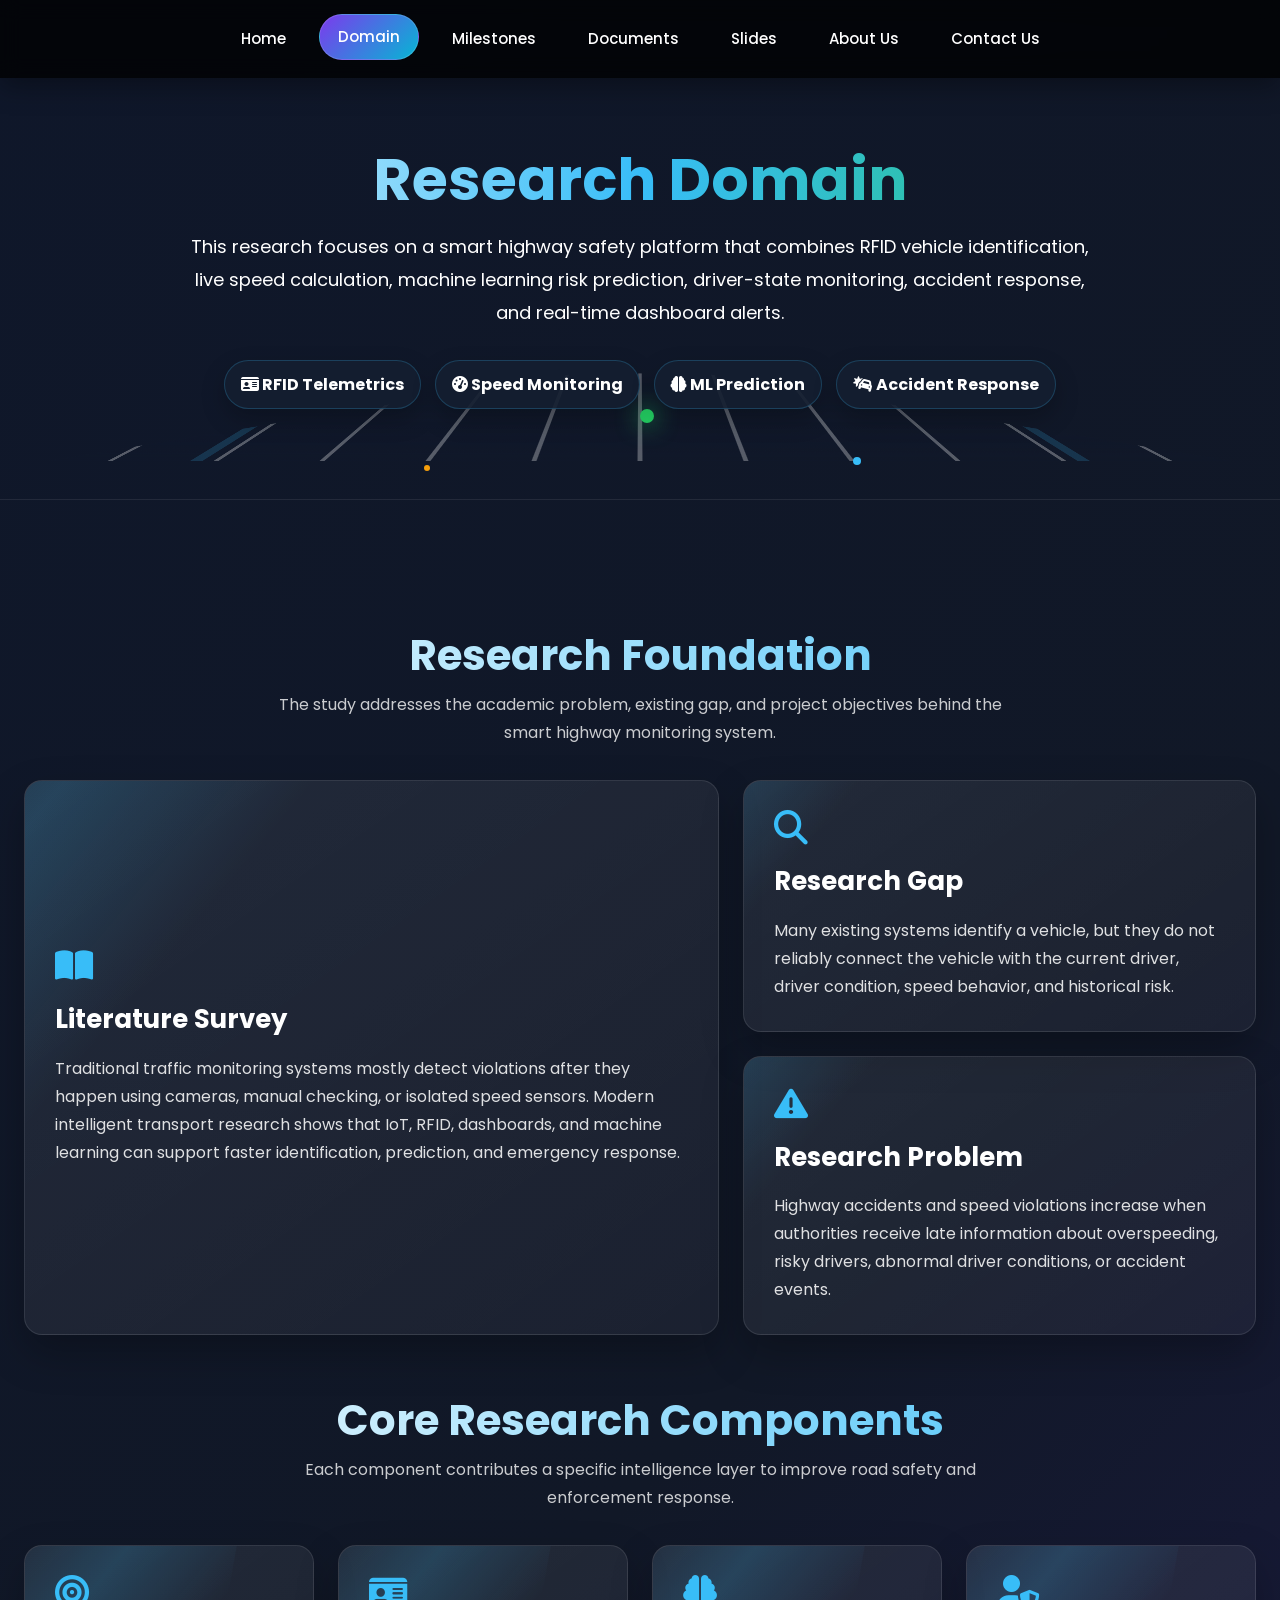
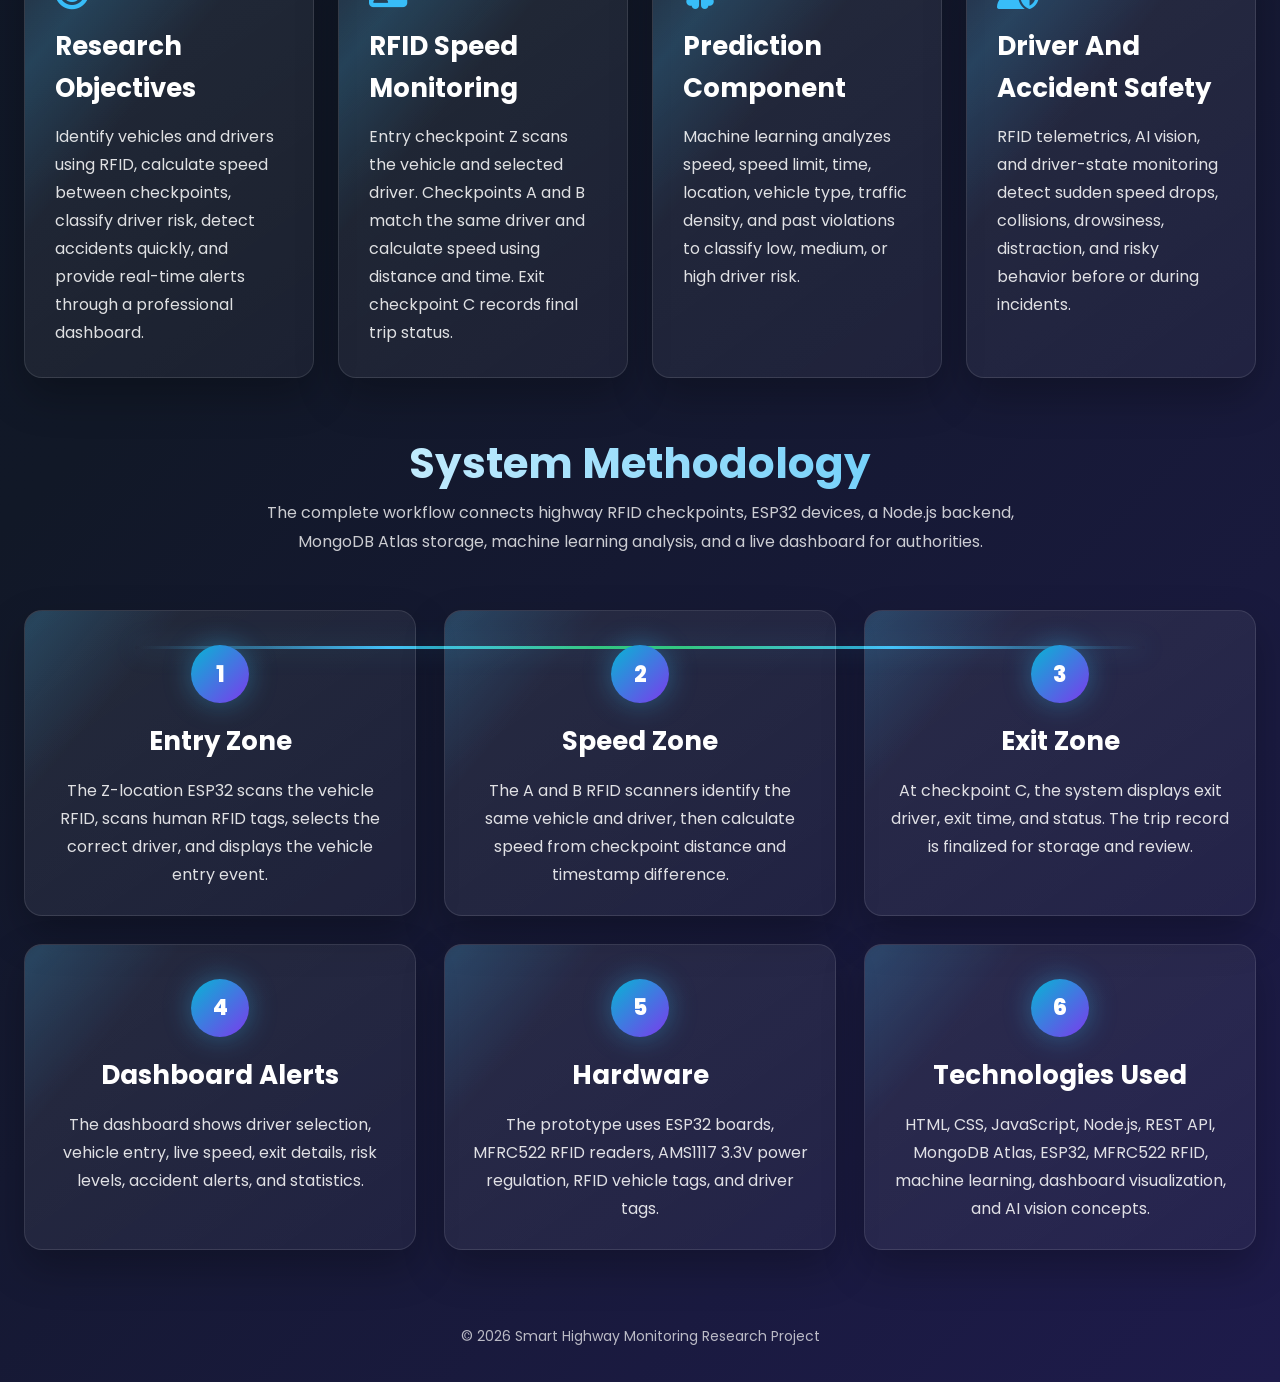
<file: domain.html>
<!DOCTYPE html>
<html lang="en">
<head>
<meta charset="UTF-8">
<meta name="viewport" content="width=device-width, initial-scale=1.0">
<title>Research Domain</title>
<link rel="stylesheet" href="style.css">
<link rel="stylesheet" href="https://cdnjs.cloudflare.com/ajax/libs/font-awesome/6.5.0/css/all.min.css">

<style>
.domain-page{
max-width:1360px;
margin:auto;
padding:70px 24px 40px;
}

.domain-hero{
position:relative;
overflow:hidden;
padding:70px 24px 90px;
text-align:center;
border-bottom:1px solid rgba(255,255,255,.08);
}

.domain-hero::before{
content:"";
position:absolute;
left:50%;
bottom:0;
width:min(960px,88vw);
height:180px;
transform:translateX(-50%) perspective(420px) rotateX(62deg);
background:
linear-gradient(90deg,transparent 0 48%,rgba(255,255,255,.7) 48% 52%,transparent 52% 100%) center/86px 100%,
linear-gradient(90deg,transparent 0 12%,rgba(56,189,248,.42) 12% 13%,transparent 13% 87%,rgba(56,189,248,.42) 87% 88%,transparent 88%),
linear-gradient(180deg,rgba(15,23,42,.1),rgba(15,23,42,.85));
clip-path:polygon(42% 0,58% 0,100% 100%,0 100%);
opacity:.42;
animation:domainRoad 1.2s linear infinite;
}

.domain-hero::after{
content:"";
position:absolute;
left:50%;
bottom:76px;
width:14px;
height:14px;
border-radius:50%;
background:#22c55e;
box-shadow:0 0 24px #22c55e,210px 45px 0 -3px #38bdf8,-220px 52px 0 -4px #f59e0b;
animation:checkpointBlink 1.8s ease-in-out infinite;
}

.domain-hero h1,
.domain-hero p,
.domain-badges{
position:relative;
z-index:1;
}

.domain-hero h1{
font-size:58px;
line-height:1.1;
margin-bottom:18px;
background:linear-gradient(90deg,#fff,#38bdf8,#22c55e);
-webkit-background-clip:text;
-webkit-text-fill-color:transparent;
animation:fadeRise .8s ease both;
}

.domain-hero p{
max-width:920px;
margin:auto;
font-size:18px;
line-height:1.85;
opacity:.88;
animation:fadeRise .8s ease .12s both;
}

.domain-badges{
display:flex;
justify-content:center;
gap:14px;
flex-wrap:wrap;
margin-top:30px;
animation:fadeRise .8s ease .22s both;
}

.domain-badges span{
padding:11px 16px;
border-radius:999px;
background:rgba(20,30,48,.9);
border:1px solid rgba(56,189,248,.22);
box-shadow:0 10px 24px rgba(0,0,0,.22);
font-weight:700;
}

.domain-section{
margin-top:62px;
}

.domain-heading{
text-align:center;
margin-bottom:32px;
}

.domain-heading h2{
font-size:42px;
line-height:1.15;
margin-bottom:10px;
background:linear-gradient(90deg,#fff,#38bdf8);
-webkit-background-clip:text;
-webkit-text-fill-color:transparent;
}

.domain-heading p{
max-width:760px;
margin:auto;
opacity:.78;
line-height:1.8;
}

.foundation-grid{
display:grid;
grid-template-columns:1.15fr .85fr;
gap:24px;
}

.foundation-side{
display:grid;
gap:24px;
}

.domain-card{
position:relative;
overflow:hidden;
padding:30px;
border-radius:18px;
background:linear-gradient(145deg,rgba(255,255,255,.08),rgba(255,255,255,.045));
border:1px solid rgba(255,255,255,.1);
box-shadow:0 18px 40px rgba(0,0,0,.25);
animation:fadeRise .7s ease both;
transition:.35s ease;
}

.domain-card::before{
content:"";
position:absolute;
inset:-70% -40%;
background:linear-gradient(120deg,transparent 40%,rgba(56,189,248,.18),transparent 62%);
transform:translateX(-45%) rotate(10deg);
animation:cardSweep 5.2s ease-in-out infinite;
}

.domain-card:hover{
transform:translateY(-8px);
border-color:rgba(56,189,248,.36);
box-shadow:0 24px 46px rgba(0,0,0,.34),0 0 26px rgba(56,189,248,.12);
}

.domain-card i,
.domain-card h3,
.domain-card p{
position:relative;
z-index:1;
}

.domain-card i{
font-size:34px;
color:#38bdf8;
margin-bottom:16px;
}

.domain-card h3{
font-size:26px;
margin-bottom:14px;
}

.domain-card p{
opacity:.86;
line-height:1.75;
}

.domain-card.large{
min-height:100%;
display:flex;
flex-direction:column;
justify-content:center;
}

.component-grid{
display:grid;
grid-template-columns:repeat(4,minmax(0,1fr));
gap:24px;
}

.component-card{
min-height:310px;
}

.workflow{
position:relative;
display:grid;
grid-template-columns:repeat(3,minmax(0,1fr));
gap:28px;
padding-top:22px;
}

.workflow::before{
content:"";
position:absolute;
left:9%;
right:9%;
top:58px;
height:3px;
border-radius:99px;
background:linear-gradient(90deg,transparent,#38bdf8,#22c55e,#38bdf8,transparent);
box-shadow:0 0 24px rgba(56,189,248,.35);
animation:flowLine 2.5s ease-in-out infinite;
}

.step-card{
position:relative;
padding:34px 24px 26px;
text-align:center;
}

.step-number{
position:relative;
z-index:2;
display:inline-grid;
place-items:center;
width:58px;
height:58px;
margin-bottom:18px;
border-radius:50%;
background:linear-gradient(135deg,#06b6d4,#7c3aed);
box-shadow:0 0 28px rgba(56,189,248,.38);
font-size:22px;
font-weight:800;
animation:nodePulse 2.4s ease-in-out infinite;
}

.step-card:nth-child(2) .step-number{animation-delay:.2s;}
.step-card:nth-child(3) .step-number{animation-delay:.4s;}
.step-card:nth-child(4) .step-number{animation-delay:.6s;}
.step-card:nth-child(5) .step-number{animation-delay:.8s;}
.step-card:nth-child(6) .step-number{animation-delay:1s;}

@keyframes domainRoad{
from{background-position:center 0,center,center;}
to{background-position:center 86px,center,center;}
}

@keyframes checkpointBlink{
0%,100%{transform:translateX(-50%) scale(.88);opacity:.65;}
50%{transform:translateX(-50%) scale(1.18);opacity:1;}
}

@keyframes fadeRise{
from{opacity:0;transform:translateY(28px);}
to{opacity:1;transform:translateY(0);}
}

@keyframes cardSweep{
0%,100%{transform:translateX(-48%) rotate(10deg);opacity:.12;}
50%{transform:translateX(48%) rotate(10deg);opacity:.65;}
}

@keyframes flowLine{
0%,100%{opacity:.35;transform:scaleX(.72);}
50%{opacity:1;transform:scaleX(1);}
}

@keyframes nodePulse{
0%,100%{transform:scale(1);box-shadow:0 0 18px rgba(56,189,248,.28);}
50%{transform:scale(1.08);box-shadow:0 0 36px rgba(56,189,248,.58);}
}

@media(max-width:1100px){
.foundation-grid,
.component-grid,
.workflow{
grid-template-columns:repeat(2,minmax(0,1fr));
}

.workflow::before{
display:none;
}
}

@media(max-width:700px){
.domain-page{
padding:44px 16px 30px;
}

.domain-hero{
padding:50px 16px 70px;
}

.domain-hero h1{
font-size:40px;
}

.foundation-grid,
.component-grid,
.workflow{
grid-template-columns:1fr;
}
}
</style>
</head>

<body>

<nav class="nav">
    <a href="index.html">Home</a>
    <a href="domain.html" class="active">Domain</a>
    <a href="milestones.html">Milestones</a>
    <a href="documents.html">Documents</a>
    <a href="presentations.html">Slides</a>
    <a href="about.html">About Us</a>
    <a href="contact.html">Contact Us</a>
</nav>

<section class="domain-hero">
<h1>Research Domain</h1>
<p>
This research focuses on a smart highway safety platform that combines RFID vehicle identification, live speed calculation, machine learning risk prediction, driver-state monitoring, accident response, and real-time dashboard alerts.
</p>
<div class="domain-badges">
<span><i class="fa fa-id-card"></i> RFID Telemetrics</span>
<span><i class="fa fa-gauge-high"></i> Speed Monitoring</span>
<span><i class="fa fa-brain"></i> ML Prediction</span>
<span><i class="fa fa-car-burst"></i> Accident Response</span>
</div>
</section>

<main class="domain-page">

<section class="domain-section">
<div class="domain-heading">
<h2>Research Foundation</h2>
<p>The study addresses the academic problem, existing gap, and project objectives behind the smart highway monitoring system.</p>
</div>

<div class="foundation-grid">
<article class="domain-card large">
<i class="fa fa-book-open"></i>
<h3>Literature Survey</h3>
<p>
Traditional traffic monitoring systems mostly detect violations after they happen using cameras, manual checking, or isolated speed sensors. Modern intelligent transport research shows that IoT, RFID, dashboards, and machine learning can support faster identification, prediction, and emergency response.
</p>
</article>

<div class="foundation-side">
<article class="domain-card">
<i class="fa fa-magnifying-glass"></i>
<h3>Research Gap</h3>
<p>
Many existing systems identify a vehicle, but they do not reliably connect the vehicle with the current driver, driver condition, speed behavior, and historical risk.
</p>
</article>

<article class="domain-card">
<i class="fa fa-triangle-exclamation"></i>
<h3>Research Problem</h3>
<p>
Highway accidents and speed violations increase when authorities receive late information about overspeeding, risky drivers, abnormal driver conditions, or accident events.
</p>
</article>
</div>
</div>
</section>

<section class="domain-section">
<div class="domain-heading">
<h2>Core Research Components</h2>
<p>Each component contributes a specific intelligence layer to improve road safety and enforcement response.</p>
</div>

<div class="component-grid">
<article class="domain-card component-card">
<i class="fa fa-bullseye"></i>
<h3>Research Objectives</h3>
<p>
Identify vehicles and drivers using RFID, calculate speed between checkpoints, classify driver risk, detect accidents quickly, and provide real-time alerts through a professional dashboard.
</p>
</article>

<article class="domain-card component-card">
<i class="fa fa-id-card"></i>
<h3>RFID Speed Monitoring</h3>
<p>
Entry checkpoint Z scans the vehicle and selected driver. Checkpoints A and B match the same driver and calculate speed using distance and time. Exit checkpoint C records final trip status.
</p>
</article>

<article class="domain-card component-card">
<i class="fa fa-brain"></i>
<h3>Prediction Component</h3>
<p>
Machine learning analyzes speed, speed limit, time, location, vehicle type, traffic density, and past violations to classify low, medium, or high driver risk.
</p>
</article>

<article class="domain-card component-card">
<i class="fa fa-user-shield"></i>
<h3>Driver And Accident Safety</h3>
<p>
RFID telemetrics, AI vision, and driver-state monitoring detect sudden speed drops, collisions, drowsiness, distraction, and risky behavior before or during incidents.
</p>
</article>
</div>
</section>

<section class="domain-section">
<div class="domain-heading">
<h2>System Methodology</h2>
<p>The complete workflow connects highway RFID checkpoints, ESP32 devices, a Node.js backend, MongoDB Atlas storage, machine learning analysis, and a live dashboard for authorities.</p>
</div>

<div class="workflow">
<article class="domain-card step-card">
<span class="step-number">1</span>
<h3>Entry Zone</h3>
<p>The Z-location ESP32 scans the vehicle RFID, scans human RFID tags, selects the correct driver, and displays the vehicle entry event.</p>
</article>

<article class="domain-card step-card">
<span class="step-number">2</span>
<h3>Speed Zone</h3>
<p>The A and B RFID scanners identify the same vehicle and driver, then calculate speed from checkpoint distance and timestamp difference.</p>
</article>

<article class="domain-card step-card">
<span class="step-number">3</span>
<h3>Exit Zone</h3>
<p>At checkpoint C, the system displays exit driver, exit time, and status. The trip record is finalized for storage and review.</p>
</article>

<article class="domain-card step-card">
<span class="step-number">4</span>
<h3>Dashboard Alerts</h3>
<p>The dashboard shows driver selection, vehicle entry, live speed, exit details, risk levels, accident alerts, and statistics.</p>
</article>

<article class="domain-card step-card">
<span class="step-number">5</span>
<h3>Hardware</h3>
<p>The prototype uses ESP32 boards, MFRC522 RFID readers, AMS1117 3.3V power regulation, RFID vehicle tags, and driver tags.</p>
</article>

<article class="domain-card step-card">
<span class="step-number">6</span>
<h3>Technologies Used</h3>
<p>HTML, CSS, JavaScript, Node.js, REST API, MongoDB Atlas, ESP32, MFRC522 RFID, machine learning, dashboard visualization, and AI vision concepts.</p>
</article>
</div>
</section>

</main>

<footer class="footer">
<p>&copy; 2026 Smart Highway Monitoring Research Project</p>
</footer>

</body>
</html>
</file>
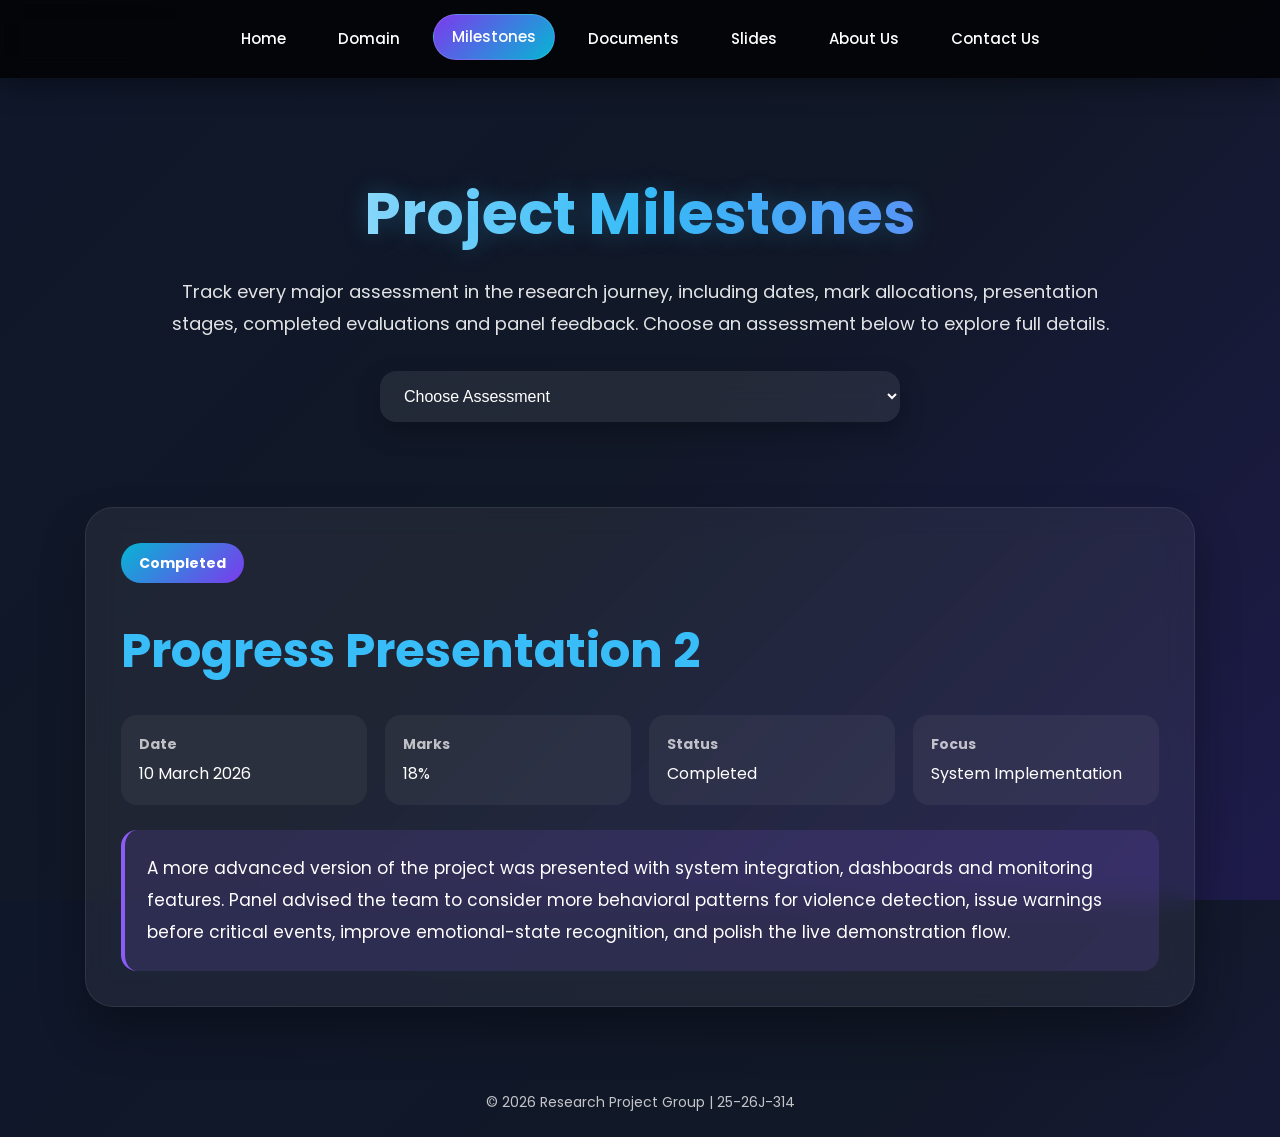
<file: milestones.html>
<!DOCTYPE html>
<html lang="en">
<head>
<meta charset="UTF-8">
<meta name="viewport" content="width=device-width, initial-scale=1.0">
<title>Milestones | Research Project</title>

<link rel="stylesheet" href="style.css">
<link rel="stylesheet" href="https://cdnjs.cloudflare.com/ajax/libs/font-awesome/6.5.0/css/all.min.css">

<style>

/* PAGE FIX */
html,body{
height:100%;
margin:0;
}

body{
min-height:100vh;
display:flex;
flex-direction:column;
}

/* MAIN CONTENT */
.main-content{
flex:1;
}

/* HERO */
.mile-hero{
padding:90px 20px 40px;
text-align:center;
animation:fadeDown 1s ease;
}

.mile-hero h1{
font-size:58px;
font-weight:700;
margin-bottom:15px;
background:linear-gradient(90deg,#ffffff,#38bdf8,#8b5cf6);
-webkit-background-clip:text;
-webkit-text-fill-color:transparent;
text-shadow:0 0 25px rgba(56,189,248,.25);
}

.mile-hero p{
max-width:950px;
margin:auto;
font-size:18px;
line-height:1.8;
opacity:0.88;
}

/* SELECT */
.select-wrap{
max-width:520px;
margin:30px auto 10px;
}

select{
width:100%;
padding:16px 20px;
border:none;
outline:none;
border-radius:16px;
font-size:16px;
color:#fff;
background:rgba(255,255,255,0.08);
backdrop-filter:blur(12px);
box-shadow:0 10px 25px rgba(0,0,0,0.25);
transition:0.3s;
cursor:pointer;
}

select:hover{
transform:translateY(-2px);
}

option{
color:#111;
}

/* CONTENT AREA */
.content-box{
display:none;
max-width:1150px;
margin:35px auto 60px;
padding:0 20px;
}

.show{
display:block;
animation:fadeUp .8s ease;
}

/* CARD */
.mile-card{
background:rgba(255,255,255,0.06);
border:1px solid rgba(255,255,255,0.08);
border-radius:28px;
padding:35px;
box-shadow:0 25px 45px rgba(0,0,0,0.30);
backdrop-filter:blur(14px);
transition:0.4s;
}

.mile-card:hover{
transform:translateY(-8px);
box-shadow:0 35px 55px rgba(0,0,0,0.35);
}

.status{
display:inline-block;
padding:9px 18px;
border-radius:40px;
font-size:14px;
font-weight:700;
margin-bottom:20px;
background:linear-gradient(135deg,#06b6d4,#7c3aed);
}

.mile-card h2{
font-size:48px;
margin:10px 0 25px;
color:#38bdf8;
}

/* GRID */
.info{
display:grid;
grid-template-columns:repeat(auto-fit,minmax(220px,1fr));
gap:18px;
margin-bottom:25px;
}

.info div{
background:rgba(255,255,255,0.05);
padding:18px;
border-radius:16px;
transition:0.3s;
}

.info div:hover{
transform:scale(1.03);
background:rgba(255,255,255,0.08);
}

.info strong{
display:block;
font-size:14px;
margin-bottom:6px;
opacity:0.7;
}

/* COMMENTS */
.comment{
margin-top:18px;
padding:22px;
border-left:4px solid #8b5cf6;
border-radius:16px;
background:rgba(139,92,246,0.14);
line-height:1.9;
font-size:17px;
}

/* FOOTER FIXED BOTTOM */
.footer{
margin-top:auto;
text-align:center;
padding:24px;
font-size:14px;
opacity:0.75;
}

/* ANIMATIONS */
@keyframes fadeUp{
from{
opacity:0;
transform:translateY(35px);
}
to{
opacity:1;
transform:translateY(0);
}
}

@keyframes fadeDown{
from{
opacity:0;
transform:translateY(-30px);
}
to{
opacity:1;
transform:translateY(0);
}
}

/* MOBILE */
@media(max-width:768px){

.mile-hero h1{
font-size:42px;
}

.mile-card h2{
font-size:34px;
}

.mile-hero p{
font-size:15px;
}

}

</style>
</head>

<body>

<nav class="nav">
<a href="index.html">Home</a>
<a href="domain.html">Domain</a>
<a href="milestones.html" class="active">Milestones</a>
<a href="documents.html">Documents</a>
<a href="presentations.html">Slides</a>
<a href="about.html">About Us</a>
<a href="contact.html">Contact Us</a>
</nav>

<div class="main-content">

<section class="mile-hero">
<h1>Project Milestones</h1>
<p>
Track every major assessment in the research journey, including dates,
mark allocations, presentation stages, completed evaluations and panel feedback.
Choose an assessment below to explore full details.
</p>

<div class="select-wrap">
<select onchange="showMilestone(this.value)">
<option value="">Choose Assessment</option>
<option value="proposal">Project Proposal</option>
<option value="pp1">Progress Presentation 1</option>
<option value="pp2">Progress Presentation 2</option>
<option value="viva">Final Viva</option>
</select>
</div>
</section>

<!-- PROPOSAL -->
<div id="proposal" class="content-box">
<div class="mile-card">
<span class="status">Completed</span>
<h2>Project Proposal</h2>

<div class="info">
<div><strong>Date</strong>09 September 2025</div>
<div><strong>Marks</strong>5%</div>
<div><strong>Status</strong>Completed</div>
<div><strong>Focus</strong>Research Idea & Novelty</div>
</div>

<div class="comment">
The initial proposal introduced the concept of an IoT and ML based smart highway
monitoring system using RFID-enabled license validation. Panel feedback mainly
requested clearer novelty explanation, stronger individual contribution details,
and more confident justification of the research gap.
</div>
</div>
</div>

<!-- PP1 -->
<div id="pp1" class="content-box">
<div class="mile-card">
<span class="status">Completed</span>
<h2>Progress Presentation 1</h2>

<div class="info">
<div><strong>Date</strong>06 January 2026</div>
<div><strong>Marks</strong>15%</div>
<div><strong>Status</strong>Completed</div>
<div><strong>Performance</strong>Average</div>
</div>

<div class="comment">
The team demonstrated early prototypes and progress of each component.
Panel comments highlighted positive progress, especially IoT device detection
of person, vehicle and speed. Improvements were requested for prediction accuracy,
risk detection intelligence and expanded drowsiness monitoring factors.
</div>
</div>
</div>

<!-- PP2 -->
<div id="pp2" class="content-box show">
<div class="mile-card">
<span class="status">Completed</span>
<h2>Progress Presentation 2</h2>

<div class="info">
<div><strong>Date</strong>10 March 2026</div>
<div><strong>Marks</strong>18%</div>
<div><strong>Status</strong>Completed</div>
<div><strong>Focus</strong>System Implementation</div>
</div>

<div class="comment">
A more advanced version of the project was presented with system integration,
dashboards and monitoring features. Panel advised the team to consider more
behavioral patterns for violence detection, issue warnings before critical events,
improve emotional-state recognition, and polish the live demonstration flow.
</div>
</div>
</div>

<!-- VIVA -->
<div id="viva" class="content-box">
<div class="mile-card">
<span class="status">Upcoming</span>
<h2>Final Viva</h2>

<div class="info">
<div><strong>Date</strong>05 May 2026</div>
<div><strong>Marks</strong>10%</div>
<div><strong>Status</strong>Upcoming</div>
<div><strong>Focus</strong>Final Evaluation</div>
</div>

<div class="comment">
The final viva will evaluate complete system quality, technical knowledge,
research contribution, communication skills and confidence. Prepare for live
questions on machine learning models, RFID workflow, dashboards, implementation
choices and commercialization potential.
</div>
</div>
</div>

</div>

<footer class="footer">
© 2026 Research Project Group | 25-26J-314
</footer>

<script>
function showMilestone(id){
let boxes=document.querySelectorAll('.content-box');
boxes.forEach(box=>box.classList.remove('show'));

if(id){
document.getElementById(id).classList.add('show');
}
}
</script>

</body>
</html>
</file>
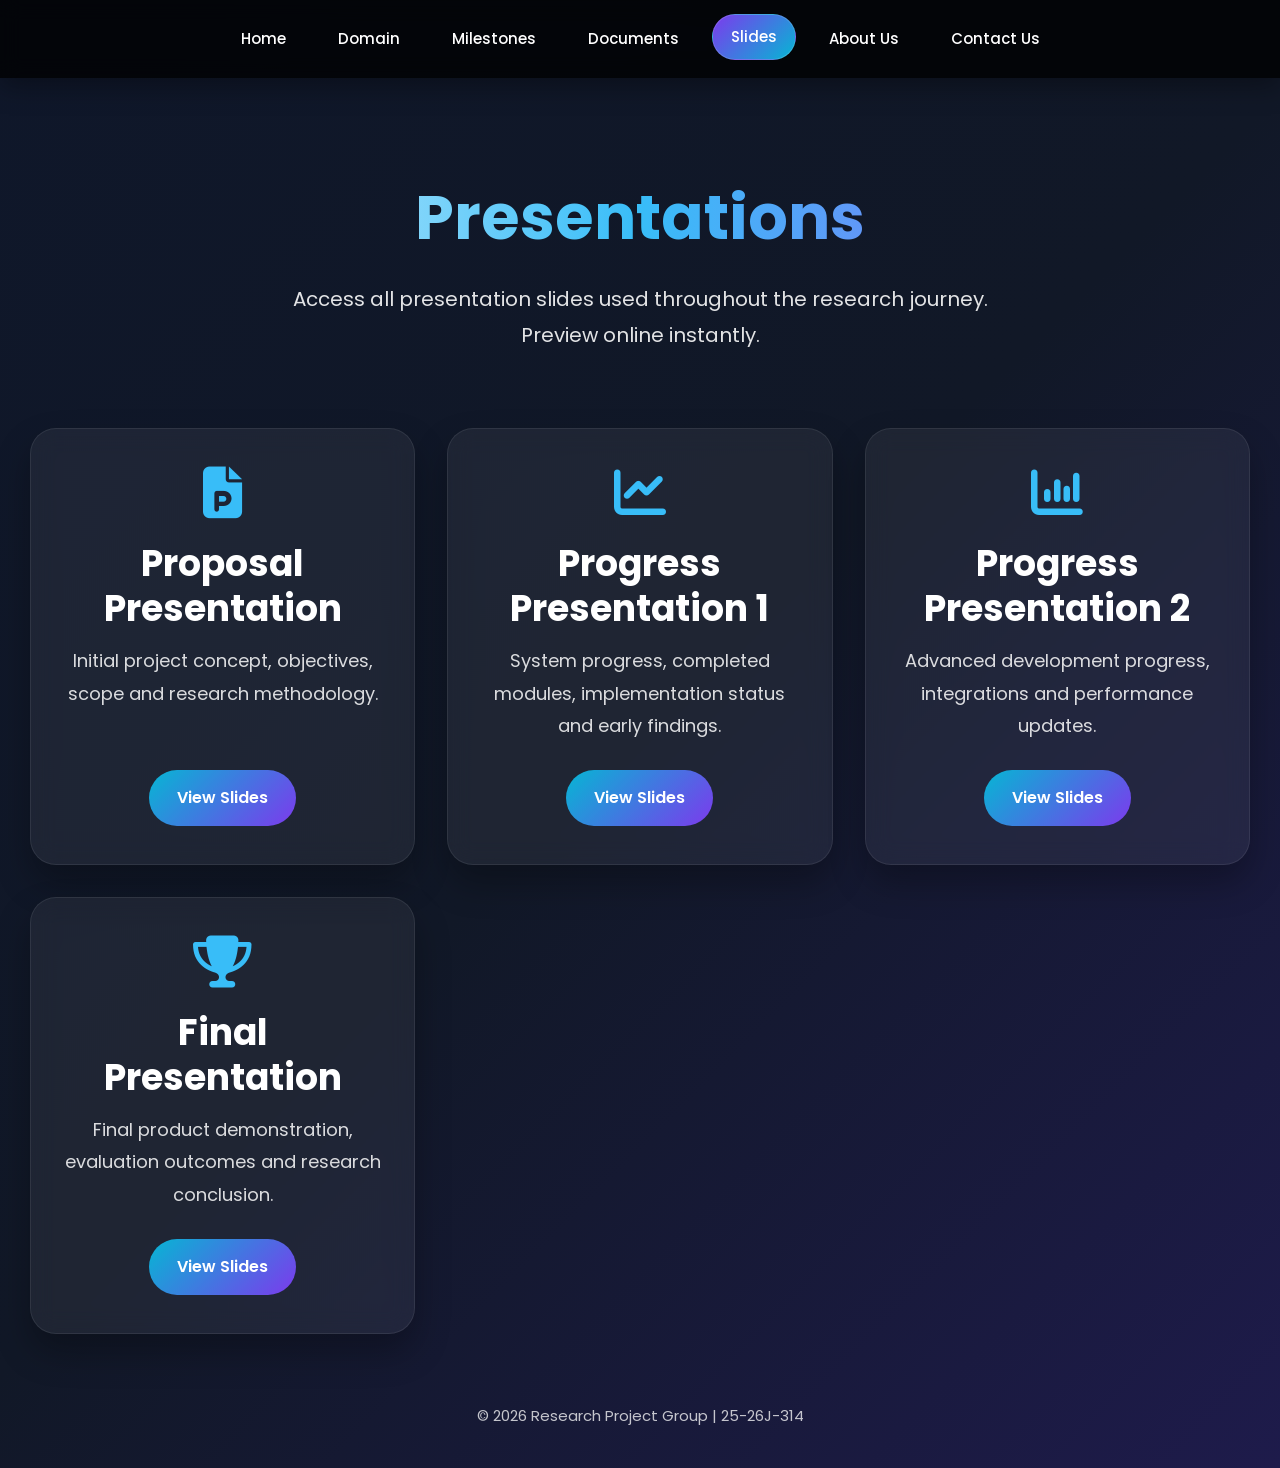
<file: presentations.html>
<!DOCTYPE html>
<html lang="en">

<head>
<meta charset="UTF-8">
<meta name="viewport" content="width=device-width, initial-scale=1.0">
<title>Presentations | Research Project</title>

<link rel="stylesheet" href="style.css">
<link rel="stylesheet" href="https://cdnjs.cloudflare.com/ajax/libs/font-awesome/6.5.0/css/all.min.css">

<style>

/* HERO */
.slide-hero{
padding:90px 20px 45px;
text-align:center;
animation:fadeUp 1s ease;
}

.slide-hero h1{
font-size:62px;
font-weight:700;
margin-bottom:14px;
background:linear-gradient(90deg,#ffffff,#38bdf8,#a855f7);
-webkit-background-clip:text;
-webkit-text-fill-color:transparent;
}

.slide-hero p{
max-width:950px;
margin:auto;
font-size:20px;
line-height:1.8;
opacity:0.88;
}

/* GRID */
.slide-grid{
display:grid;
grid-template-columns:repeat(auto-fit,minmax(320px,1fr));
gap:32px;
padding:30px;
max-width:1500px;
margin:auto;
}

/* CARD */
.slide-card{
background:rgba(255,255,255,0.06);
border:1px solid rgba(255,255,255,0.08);
padding:38px 32px;
border-radius:26px;
backdrop-filter:blur(12px);
box-shadow:0 18px 35px rgba(0,0,0,0.28);
transition:0.4s;
text-align:center;
animation:fadeUp 0.9s ease;
min-height:430px;

display:flex;
flex-direction:column;
justify-content:space-between;
}

.slide-card:hover{
transform:translateY(-10px);
box-shadow:0 28px 45px rgba(0,0,0,0.35);
}

.slide-card i{
font-size:52px;
color:#38bdf8;
margin-bottom:22px;
}

.slide-card h3{
font-size:36px;
margin-bottom:14px;
line-height:1.25;
}

.slide-card p{
font-size:18px;
opacity:0.84;
margin-bottom:28px;
line-height:1.8;
flex-grow:1;
}

/* BUTTON */
.btn-row{
display:flex;
justify-content:center;
margin-top:auto;
}

.btn-view{
padding:15px 28px;
border-radius:40px;
font-size:16px;
font-weight:600;
text-decoration:none;
transition:0.3s;
background:linear-gradient(135deg,#06b6d4,#7c3aed);
color:#fff;
}

.btn-view:hover{
transform:translateY(-3px) scale(1.03);
}

/* FOOTER */
.footer{
text-align:center;
padding:40px;
opacity:0.75;
font-size:15px;
}

/* ANIMATION */
@keyframes fadeUp{
from{
opacity:0;
transform:translateY(35px);
}
to{
opacity:1;
transform:translateY(0);
}
}

@media(max-width:768px){

.slide-hero h1{
font-size:42px;
}

.slide-hero p{
font-size:16px;
}

.slide-card{
min-height:auto;
padding:28px 24px;
}

.slide-card h3{
font-size:28px;
}

.slide-card p{
font-size:16px;
}

}

</style>

</head>

<body>

<!-- NAV -->
<nav class="nav">
<a href="index.html">Home</a>
<a href="domain.html">Domain</a>
<a href="milestones.html">Milestones</a>
<a href="documents.html">Documents</a>
<a href="presentations.html" class="active">Slides</a>
<a href="about.html">About Us</a>
<a href="contact.html">Contact Us</a>
</nav>

<!-- HERO -->
<section class="slide-hero">
<h1>Presentations</h1>
<p>
Access all presentation slides used throughout the research journey.<br>
Preview online instantly.
</p>
</section>

<!-- GRID -->
<section class="slide-grid">

<!-- Proposal -->
<div class="slide-card">
<i class="fa fa-file-powerpoint"></i>
<h3>Proposal Presentation</h3>
<p>Initial project concept, objectives, scope and research methodology.</p>

<div class="btn-row">
<a href="slides/ProposalPresentation.pdf" target="_blank" class="btn-view">View Slides</a>
</div>
</div>

<!-- PP1 -->
<div class="slide-card">
<i class="fa fa-chart-line"></i>
<h3>Progress Presentation 1</h3>
<p>System progress, completed modules, implementation status and early findings.</p>

<div class="btn-row">
<a href="slides/pp1.pdf" target="_blank" class="btn-view">View Slides</a>
</div>
</div>

<!-- PP2 -->
<div class="slide-card">
<i class="fa fa-chart-column"></i>
<h3>Progress Presentation 2</h3>
<p>Advanced development progress, integrations and performance updates.</p>

<div class="btn-row">
<a href="slides/pp2.pdf" target="_blank" class="btn-view">View Slides</a>
</div>
</div>

<!-- Final -->
<div class="slide-card">
<i class="fa fa-trophy"></i>
<h3>Final Presentation</h3>
<p>Final product demonstration, evaluation outcomes and research conclusion.</p>

<div class="btn-row">
<a href="slides/final.pdf" target="_blank" class="btn-view">View Slides</a>
</div>
</div>

</section>

<footer class="footer">
© 2026 Research Project Group | 25-26J-314
</footer>

</body>
</html>
</file>
<file: style.css>
@import url('https://fonts.googleapis.com/css2?family=Poppins:wght@300;500;700&display=swap');

/* RESET */
*{
margin:0;
padding:0;
box-sizing:border-box;
scroll-behavior:smooth;
}

/* BODY */
body{
font-family:'Poppins',sans-serif;
background:linear-gradient(135deg,#0f172a,#111827,#1e1b4b);
color:#ffffff;
min-height:100vh;
line-height:1.6;
overflow-x:hidden;
}

/* LINKS */
a{
text-decoration:none;
color:#ffffff;
}

/* NAVIGATION */
.nav{
position:sticky;
top:0;
z-index:1000;
display:flex;
justify-content:center;
align-items:center;
flex-wrap:wrap;
gap:14px;
padding:16px 20px;
background:rgba(0,0,0,0.78);
backdrop-filter:blur(10px);
box-shadow:0 8px 25px rgba(0,0,0,0.35);
}

.nav a{
padding:10px 18px;
border-radius:30px;
font-size:15px;
font-weight:500;
transition:0.3s ease;
border:1px solid transparent;
}

.nav a:hover,
.nav .active{
background:linear-gradient(135deg,#7c3aed,#06b6d4);
transform:translateY(-2px);
border-color:rgba(255,255,255,0.15);
}

/* HERO SECTION */
.hero{
padding:120px 20px;
text-align:center;
animation:fadeUp 1s ease;
}

.hero h1{
font-size:56px;
font-weight:700;
margin-bottom:15px;
line-height:1.15;
}

.hero p{
max-width:850px;
margin:auto;
font-size:18px;
opacity:0.85;
}

/* BUTTON */
.btn{
display:inline-block;
margin-top:28px;
padding:14px 28px;
border-radius:40px;
background:linear-gradient(135deg,#7c3aed,#06b6d4);
font-weight:600;
transition:0.3s;
box-shadow:0 10px 25px rgba(0,0,0,0.25);
}

.btn:hover{
transform:translateY(-3px) scale(1.03);
}

/* PAGE */
.page{
padding:70px 20px;
max-width:1400px;
margin:auto;
}

/* TITLES */
.title{
font-size:48px;
text-align:center;
margin-bottom:12px;
font-weight:700;
}

.subtitle{
text-align:center;
max-width:900px;
margin:0 auto 45px;
opacity:0.8;
font-size:17px;
line-height:1.8;
}

/* GRIDS */
.grid2,
.grid3,
.grid4{
display:grid;
gap:24px;
padding:10px;
}

.grid2{
grid-template-columns:repeat(auto-fit,minmax(280px,1fr));
}

.grid3{
grid-template-columns:repeat(auto-fit,minmax(240px,1fr));
}

.grid4{
grid-template-columns:repeat(auto-fit,minmax(220px,1fr));
}

/* CARD */
.card{
background:rgba(255,255,255,0.07);
border:1px solid rgba(255,255,255,0.08);
padding:28px;
border-radius:20px;
box-shadow:0 12px 30px rgba(0,0,0,0.28);
transition:0.35s ease;
animation:fadeUp 0.8s ease;
}

.card:hover{
transform:translateY(-8px);
border-color:rgba(6,182,212,0.35);
box-shadow:0 16px 35px rgba(0,0,0,0.35);
}

.card h3{
font-size:26px;
margin-bottom:12px;
}

.card p{
opacity:0.88;
}

.card i{
font-size:34px;
margin-bottom:15px;
color:#38bdf8;
}

/* STATS / COUNTERS */
.stats{
display:flex;
justify-content:center;
flex-wrap:wrap;
gap:30px;
padding:40px 10px;
}

.stats div{
background:rgba(255,255,255,0.06);
padding:25px 35px;
border-radius:18px;
min-width:180px;
text-align:center;
}

.num{
font-size:44px;
font-weight:700;
color:#22d3ee;
display:block;
margin-bottom:8px;
}

/* TIMELINE */
.timeline{
max-width:900px;
margin:auto;
border-left:3px solid #7c3aed;
padding-left:28px;
}

.titem{
margin:28px 0;
background:rgba(255,255,255,0.07);
padding:22px;
border-radius:16px;
transition:0.3s;
}

.titem:hover{
transform:translateX(8px);
}

/* TABLE STYLE */
.table-box{
overflow-x:auto;
border-radius:18px;
}

table{
width:100%;
border-collapse:collapse;
background:rgba(255,255,255,0.06);
}

th,td{
padding:16px;
text-align:left;
border-bottom:1px solid rgba(255,255,255,0.08);
}

th{
background:rgba(255,255,255,0.08);
}

/* FORM */
form{
max-width:700px;
margin:auto;
}

input,
textarea{
width:100%;
padding:14px 16px;
margin-bottom:16px;
border:none;
outline:none;
border-radius:14px;
background:rgba(255,255,255,0.08);
color:#ffffff;
font-family:Poppins,sans-serif;
}

textarea{
min-height:150px;
resize:vertical;
}

/* FOOTER */
.footer{
text-align:center;
padding:35px 20px;
font-size:14px;
opacity:0.7;
}

/* BREADCRUMB / SMALL TEXT */
.small{
text-align:center;
opacity:0.7;
font-size:14px;
margin-bottom:20px;
}

/* ANIMATION */
@keyframes fadeUp{
from{
opacity:0;
transform:translateY(30px);
}
to{
opacity:1;
transform:translateY(0);
}
}

/* RESPONSIVE */
@media(max-width:768px){

.hero{
padding:90px 18px;
}

.hero h1{
font-size:38px;
}

.title{
font-size:34px;
}

.subtitle{
font-size:15px;
}

.nav{
gap:8px;
padding:12px;
}

.nav a{
font-size:13px;
padding:8px 12px;
}

.stats{
gap:18px;
}

.num{
font-size:34px;
}

}

.team-img{
width:120px;
height:120px;
object-fit:cover;
border-radius:50%;
border:3px solid #06b6d4;
margin-bottom:15px;
}
</file>
